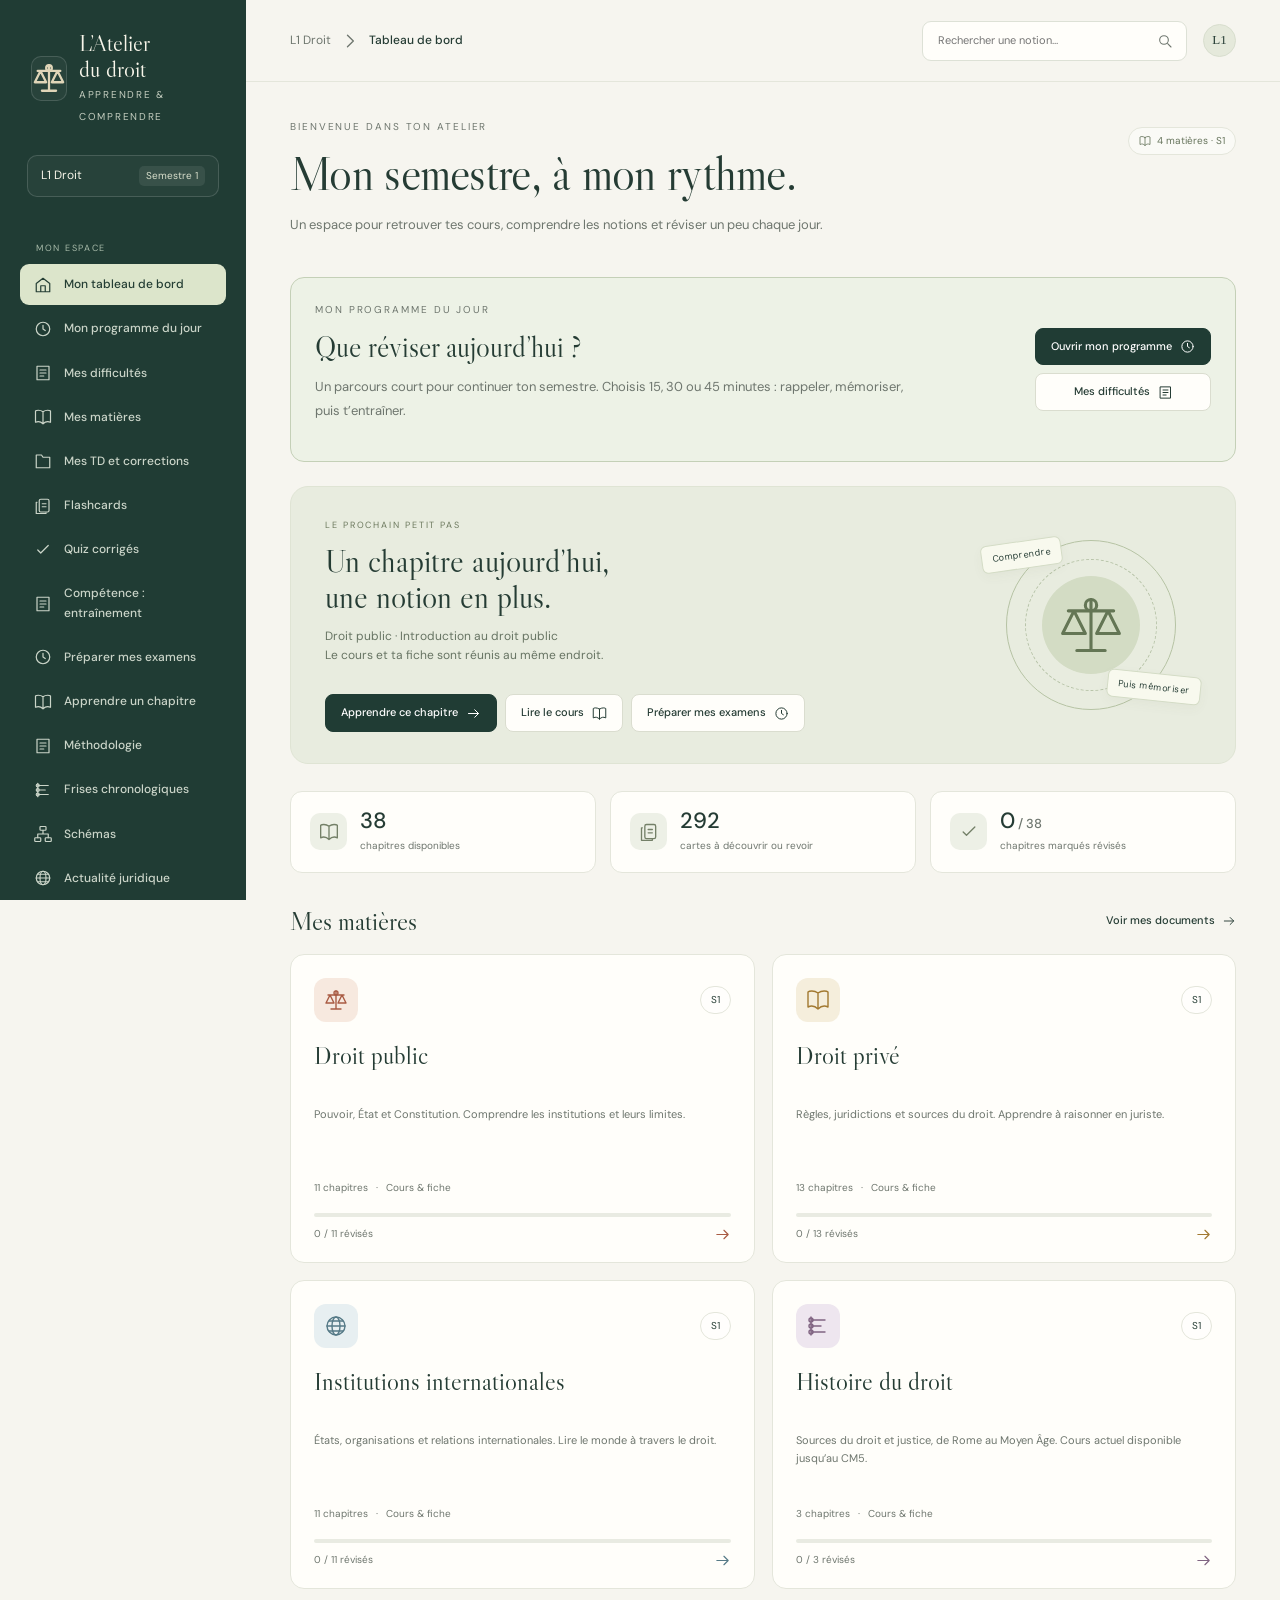
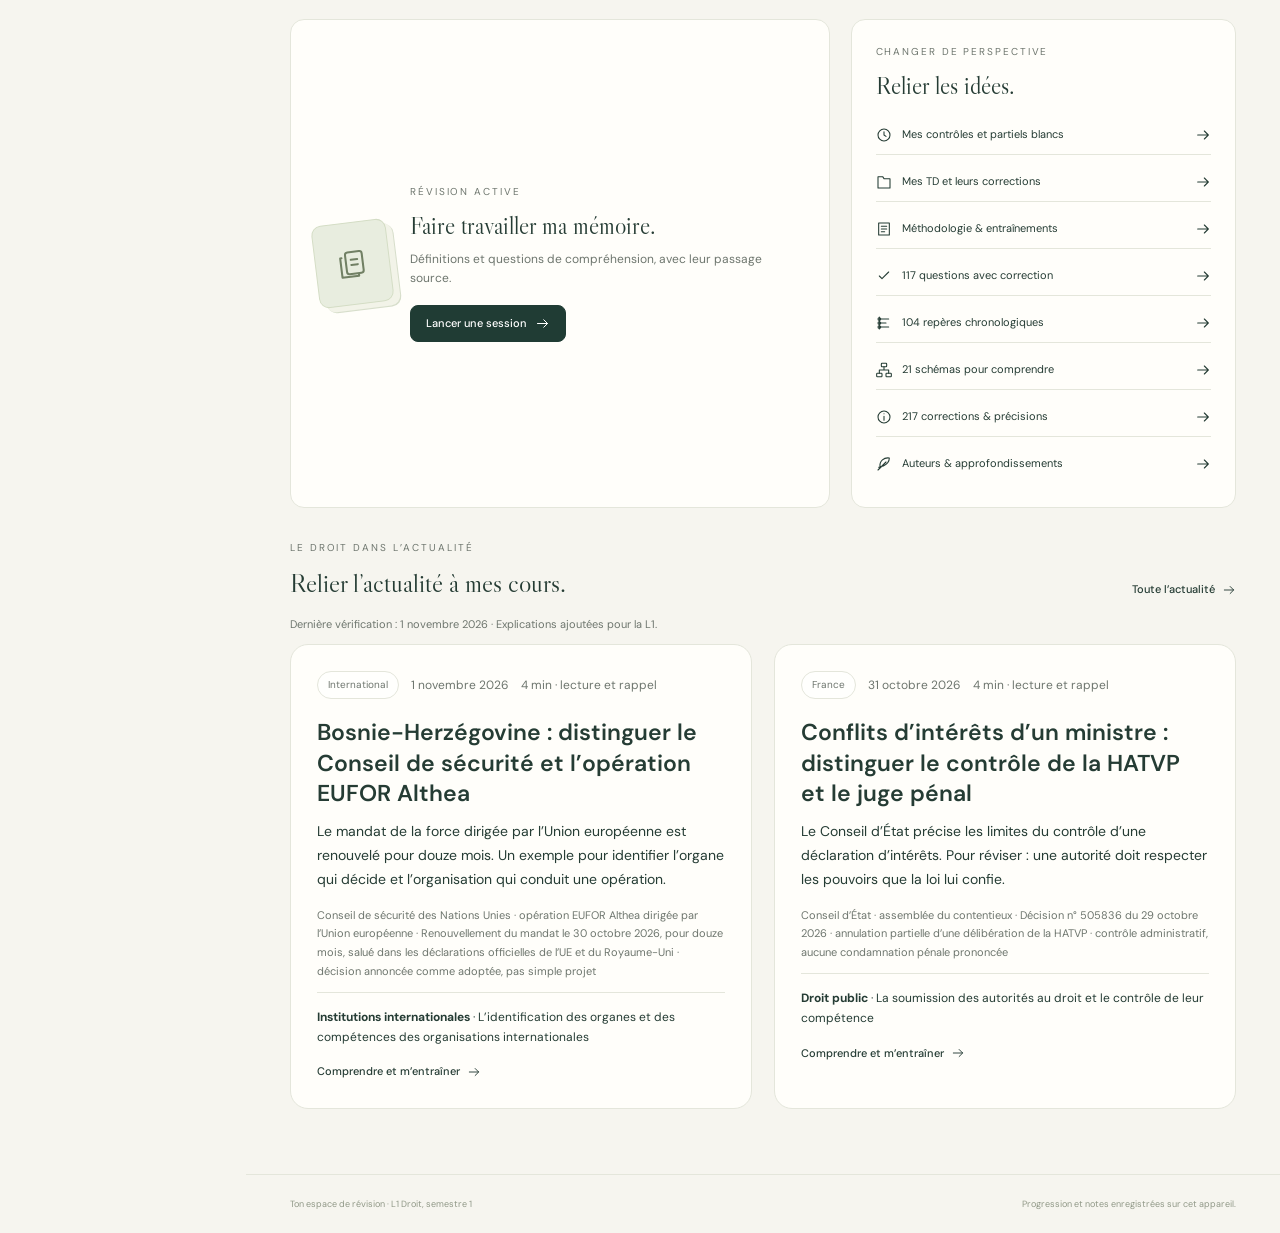
<file: index.html>
<!doctype html>
<html lang="fr">
<head>
  <meta charset="utf-8">
  <meta name="viewport" content="width=device-width, initial-scale=1">
  <meta name="theme-color" content="#203c34">
  <meta name="description" content="Un espace personnel pour réviser le semestre 1 de L1 Droit : cours, fiches, flashcards, frises et notes.">
  <title>L’Atelier du droit · L1 S1</title>
  <link rel="icon" href="favicon.svg" type="image/svg+xml">
  <link rel="stylesheet" href="styles.css?v=016842bf5948">
  <script src="data.js?v=adc1491a22dc" defer></script>
  <script src="actualites.js?v=2d5f86ac7589" defer></script>
  <script src="app.js?v=0b6fcb412779" defer></script>
</head>
<body>
  <a class="skip-link" href="#main" data-scroll="main">Aller au contenu</a>
  <aside id="sidebar" aria-label="Navigation principale"></aside>
  <div class="shell">
    <header id="topbar"></header>
    <main id="main" tabindex="-1"><noscript>Active JavaScript pour consulter cet espace de révision. Les documents originaux restent disponibles dans le dossier documents.</noscript></main>
    <footer>Ton espace de révision · L1 Droit, semestre 1 <span>Progression et notes enregistrées sur cet appareil.</span></footer>
  </div>
  <div id="toast" role="status" aria-live="polite"></div>
  <input type="file" id="restore-file" accept="application/json,.json" hidden>
</body>
</html>
</file>
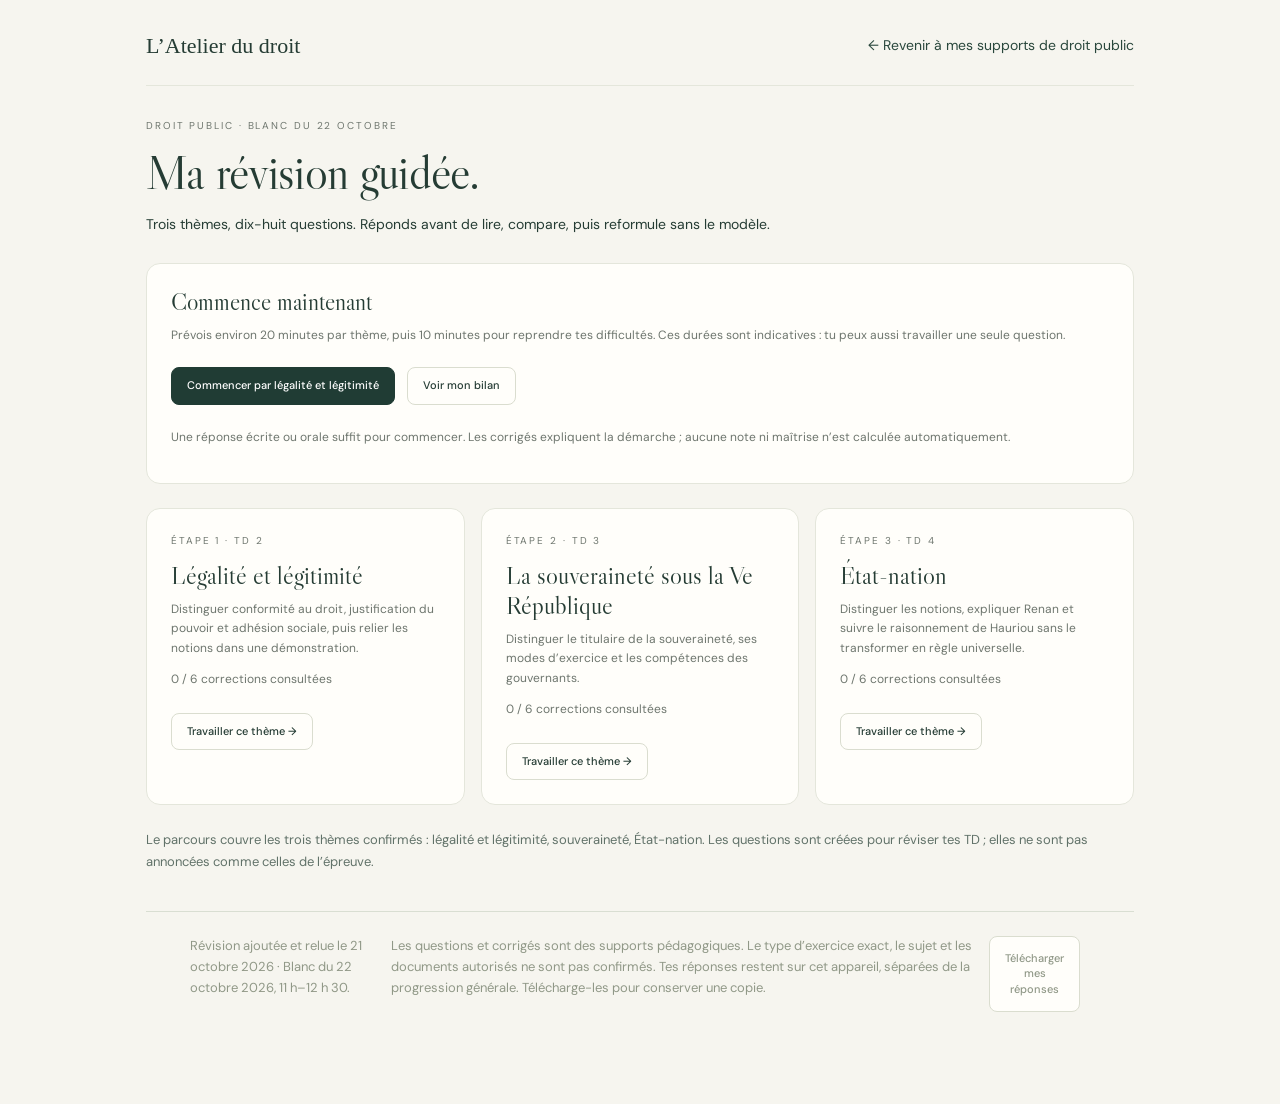
<file: revision-blanc-public.html>
<!doctype html>
<html lang="fr">
<head>
<meta charset="utf-8"><meta name="viewport" content="width=device-width, initial-scale=1">
<meta name="theme-color" content="#203c34"><meta name="description" content="Révision guidée L1 : légalité et légitimité, souveraineté, État-nation. Dix-huit questions et corrigés expliqués pour le blanc public du 22 octobre 2026.">
<title>Ma révision guidée · Blanc de droit public</title><link rel="icon" href="favicon.svg"><link rel="stylesheet" href="styles.css?v=016842bf5948">
<style>
.pg-shell{max-width:1040px;margin:0 auto;padding:28px 26px 70px}.pg-top{display:flex;align-items:center;justify-content:space-between;gap:20px;padding-bottom:22px;border-bottom:1px solid var(--line,#dedfd6);margin-bottom:32px}.pg-top a{color:#29473c}.pg-top strong{font-family:Georgia,serif;font-size:22px;font-weight:400}.pg-meta{font-size:12px;color:#617269}.pg-themes{display:grid;grid-template-columns:repeat(3,minmax(0,1fr));gap:16px;margin:24px 0}.pg-theme h2{font-size:25px}.pg-theme .btn{margin-top:12px}.pg-steps{display:flex;gap:8px;flex-wrap:wrap;margin:18px 0 24px}.pg-step{display:flex;align-items:center;justify-content:center;border:1px solid #d6ddd3;background:#fff;border-radius:50%;width:38px;height:38px;color:#29473c;text-decoration:none}.pg-step.active{background:#29473c;color:white}.pg-step.again{border:2px solid #a44736}.pg-step.known{border:2px solid #477658}.pg-step[aria-current]{outline:2px solid #c8d6bc;outline-offset:3px}.pg-question{padding:28px}.pg-question h2{font-size:29px;line-height:1.3}.pg-prompt{font-size:18px;line-height:1.75;margin:18px 0 25px}.pg-editor{width:100%;min-height:180px;resize:vertical;margin:10px 0;font:inherit;line-height:1.6;padding:16px;border:1px solid #cdd6c8;border-radius:12px;background:#fffefa}.pg-hint{margin:16px 0;padding:14px 18px;background:#f4f1e5;border-radius:10px}.pg-hint summary{cursor:pointer}.pg-hint p{margin-top:12px;line-height:1.7}.pg-answer{margin-top:24px;border-left:4px solid #8ca783;background:#f4f7ee;padding:22px;border-radius:0 12px 12px 0}.pg-answer p{line-height:1.8;margin:12px 0}.pg-answer h3{font-size:24px}.pg-checks{padding-left:22px;line-height:1.8}.pg-trap{padding:15px;border:1px solid #dfccb9;background:#fff9ef;border-radius:10px}.pg-sources{display:flex;flex-wrap:wrap;gap:12px;margin-top:18px;font-size:13px}.pg-sources a{color:#385849;text-decoration:underline}.pg-status{min-height:20px;font-size:13px;color:#667467}.pg-warning{color:#9b3c2e}.pg-bilan{display:flex;flex-direction:column;gap:12px;margin:20px 0}.pg-bilan a{color:#29473c}.pg-actions{display:flex;flex-wrap:wrap;gap:12px;margin:22px 0}.pg-scope{font-size:13px;color:#617269;line-height:1.7}.pg-footer{font-size:13px;border-top:1px solid #d9ded2;padding-top:24px;margin-top:38px}.pg-rating[aria-pressed=true]{outline:3px solid #bcccae;outline-offset:2px}.pg-current{border-top:1px solid #dde2d6;margin-top:20px;padding-top:20px}.pg-resume{font-size:14px;line-height:1.6}.pg-key{display:flex;gap:15px;flex-wrap:wrap;font-size:12px;color:#657366;margin-top:10px}
.pg-shell main:focus{outline:none}
@media(max-width:720px){.pg-shell{padding:20px 16px 45px}.pg-themes{grid-template-columns:1fr}.pg-top{align-items:flex-start;flex-direction:column;gap:10px}.pg-question{padding:20px}.pg-question h2{font-size:25px}.pg-answer{padding:17px}.pg-prompt{font-size:17px}.pg-actions .btn{max-width:100%;white-space:normal;text-align:left}}
@media print{.pg-top,.pg-actions,.pg-steps,.pg-editor,.pg-hint,.pg-status,.pg-key,.pg-footer{display:none!important}.pg-shell{max-width:none;padding:0}.panel{break-inside:avoid;box-shadow:none}.pg-answer{background:none}}
</style>
</head>
<body><a id="skip-guide" class="skip-link" href="#content">Aller à la révision</a><div class="pg-shell"><header class="pg-top"><strong>L’Atelier du droit</strong><a id="back-site" href="./#examens/public">← Revenir à mes supports de droit public</a></header><main id="content" tabindex="-1"></main><footer class="pg-footer"><p>Révision ajoutée et relue le 21 octobre 2026 · Blanc du 22 octobre 2026, 11 h–12 h 30.</p><p>Les questions et corrigés sont des supports pédagogiques. Le type d’exercice exact, le sujet et les documents autorisés ne sont pas confirmés. Tes réponses restent sur cet appareil, séparées de la progression générale. Télécharge-les pour conserver une copie.</p><button class="btn" id="download-answers">Télécharger mes réponses</button><span id="download-status" class="pg-status" role="status"></span></footer></div>
<script id="guide-data" type="application/json">{"version":1,"reviewed":"2026-10-21","reviewedLabel":"21 octobre 2026","assessment":"blanc-public","examDate":"2026-10-22","themes":[{"id":"legalite","title":"Légalité et légitimité","td":"public-02","intro":"Distinguer conformité au droit, justification du pouvoir et adhésion sociale, puis relier les notions dans une démonstration.","questions":[{"id":"legalite-definir","title":"Deux notions à distinguer","prompt":"Définis la légalité et la légitimité. Pourquoi ne suffit-il pas de dire : « légal = écrit dans une loi » et « légitime = populaire » ?","hint":"Pose deux questions différentes : est-ce conforme au droit applicable ? Sur quoi repose la justification ou la reconnaissance de l’autorité ?","answer":["La légalité désigne la conformité aux règles juridiques applicables. Il faut vérifier les compétences, les procédures et les règles de fond, dans leur hiérarchie : l’existence d’un texte ne prouve donc pas à elle seule la légalité de tout ce qu’il prévoit ou de tout acte pris sur son fondement.","La légitimité interroge la justification du droit de commander et sa reconnaissance. Il faut annoncer les critères retenus : tradition, qualités reconnues à une personne, respect de règles, valeurs démocratiques ou autres exigences. Une popularité momentanée peut être un fait à examiner ; elle n’est pas une définition suffisante de la légitimité. Les deux notions peuvent se rejoindre sans être identiques."],"checks":["Je définis la conformité juridique avec plusieurs éléments à vérifier.","Je précise un fondement de légitimité.","Je ne confonds pas légitimité et popularité."],"pitfall":"Une règle adoptée ne devient pas, de ce seul fait, conforme à toutes les normes supérieures.","sources":[{"url":"#document/public-fiche/75","label":"Fiche de droit public · légalité et légitimité"},{"url":"#td/seance/public-02","label":"TD2 · explications relues"}]},{"id":"legalite-weber","title":"Utiliser Weber pour expliquer","prompt":"Présente les trois fondements de la domination légitime chez Weber. Explique ensuite pourquoi le fondement rationnel-légal rapproche légalité et légitimité sans les rendre identiques.","hint":"Tradition, personne, règles : à quoi l’obéissance se rattache-t-elle dans chaque modèle ?","answer":["La domination traditionnelle s’appuie sur la croyance dans la valeur de traditions établies. La domination charismatique repose sur les qualités extraordinaires attribuées à une personne. La domination rationnelle-légale se fonde sur la croyance dans la validité de règles impersonnelles et dans l’autorité de ceux qui exercent une fonction conformément à ces règles.","Dans le troisième modèle, obéir à une autorité peut se justifier par le respect du cadre juridique de sa fonction : la légalité contribue ainsi à la reconnaissance du pouvoir. Mais cela ne démontre pas que chaque règle est moralement juste, ni que chacun approuve toute décision. Les trois types sont des modèles d’analyse qui peuvent se combiner, pas trois étapes historiques obligatoires."],"checks":["Je distingue les trois fondements sans les réduire à trois régimes.","J’explique le lien entre fonction et règles impersonnelles.","Je garde la distinction entre validité, reconnaissance et justice du contenu."],"pitfall":"Rationnel-légal ne veut pas dire automatiquement démocratique, juste ou unanimement accepté.","sources":[{"url":"#document/public-fiche/84","label":"Fiche · les trois fondements chez Weber"},{"url":"https://cours.unjf.fr/repository/coursefilearea/file.php/235/Cours/03_item/indexI0.htm","label":"UNJF · pouvoir et légitimité, Arnauld Leclerc"}]},{"id":"legalite-rivero","title":"Majorité et consensus","prompt":"Cas fictif : un vote régulièrement organisé partage les suffrages exprimés en 51 % pour une proposition et 49 % contre. Un étudiant écrit : « La majorité prouve le consensus et règle toute question de légitimité. » Que lui réponds-tu à partir de Rivero ?","hint":"Distingue le résultat d’une procédure, l’adhésion collective et le titre qui justifie l’autorité.","answer":["Le vote fournit une majorité dans les conditions données. Il ne démontre pas, à lui seul, un consensus. Rivero distingue le mécanisme de décision majoritaire et l’accord informel plus large que désigne le consensus : une division presque égale ne permet pas d’affirmer une adhésion commune à la proposition. Il faut également distinguer l’objet du vote et les valeurs auxquelles les personnes adhèrent.","La légitimité pose encore la question du titre et des raisons qui justifient le pouvoir. Elle ne se calcule pas mécaniquement à partir d’un pourcentage de voix. Rivero ne rend pourtant pas l’adhésion sociale sans importance : le fonctionnement effectif des missions de l’État suppose une coopération quotidienne des gouvernés. Il faut donc distinguer ces notions, puis expliquer leurs relations, plutôt qu’affirmer qu’elles sont sans lien."],"checks":["Je reconnais la majorité donnée sans inventer une unanimité.","Je distingue consensus et fondement de légitimité.","Je rappelle que la coopération sociale a néanmoins un rôle chez Rivero."],"pitfall":"Ne transforme pas Rivero en auteur pour qui l’adhésion des gouvernés serait toujours dépourvue d’effet.","sources":[{"url":"#td/document/public-rivero/2","label":"Rivero · consensus et majorité, p.59"},{"url":"#td/document/public-rivero/5","label":"Rivero · justification et effectivité, p.62"},{"url":"#td/document/public-rivero/6","label":"Rivero · coopération quotidienne, p.63"}]},{"id":"legalite-appliquer","title":"Ne pas déduire trop vite","prompt":"Cas fictif : une autorité compétente adopte un texte selon la procédure prescrite. Des manifestations contestent son contenu. Un étudiant conclut : « Le texte est certainement légal puisque la procédure a été respectée ; il est certainement illégitime puisque des personnes protestent. » Examine séparément les deux affirmations, avec les seuls faits donnés.","hint":"La procédure est-elle le seul élément du contrôle juridique ? Une contestation suffit-elle à établir le critère de légitimité retenu ?","answer":["La compétence et la procédure sont des éléments importants, mais l’énoncé ne dit rien de la conformité du contenu aux normes supérieures applicables. On ne peut donc pas conclure avec certitude à toute la légalité du texte à partir de la seule régularité procédurale. Il faut encore identifier et vérifier les règles de fond pertinentes, sans inventer dans le cas une violation qui n’est pas donnée.","Les manifestations établissent l’existence d’une contestation. Elles ne démontrent pas automatiquement l’illégitimité du texte ou du pouvoir. Il faudrait préciser les raisons de la contestation, son objet et le critère de légitimité utilisé. La bonne réponse distingue les deux analyses et conclut aux limites des informations disponibles, au lieu de décider à la place des faits."],"checks":["Je sépare compétence/procédure et conformité de fond.","Je ne suppose aucune violation non donnée.","Je distingue contestation constatée et illégitimité démontrée."],"pitfall":"Une réponse nuancée peut conclure que les informations ne suffisent pas : ce n’est pas éviter la question.","sources":[{"url":"#document/public-fiche/75","label":"Fiche de droit public · légalité et légitimité"},{"url":"#td/seance/public-02","label":"TD2 · explications relues"},{"url":"#td/document/public-rivero/2","label":"Rivero · consensus et majorité, p.59"}]},{"id":"legalite-reparer","title":"Réparer une phrase trompeuse","prompt":"Réécris et explique cette phrase : « Dès qu’une règle me paraît injuste, elle est illégale ; si une autorité dure longtemps sans révolte, elle est nécessairement légitime. »","hint":"Distingue une appréciation morale, une démonstration juridique et les circonstances de l’absence de contestation.","answer":["Une formulation plus précise serait : une règle jugée injuste peut être contestée au regard d’un critère de légitimité ; son illégalité doit être démontrée par une contrariété au droit applicable. Le désaccord personnel ne remplace pas l’identification d’une norme supérieure et de la contradiction alléguée.","La durée d’un pouvoir et l’absence de révolte ne prouvent pas nécessairement une adhésion libre. L’obéissance peut notamment résulter de la contrainte ou de la répression. Pour analyser la légitimité, il faut donc examiner les fondements de l’autorité et les conditions de sa reconnaissance ; ne pas prendre un comportement observable pour une justification suffisante."],"checks":["Je distingue injustice alléguée et illégalité démontrée.","J’explique pourquoi l’absence de révolte est ambiguë.","Je propose deux phrases corrigées et justifiées."],"pitfall":"Une critique morale peut compter dans un raisonnement de légitimité ; elle n’est pas, à elle seule, une démonstration d’illégalité.","sources":[{"url":"#document/public-fiche/75","label":"Fiche de droit public · légalité et légitimité"},{"url":"#td/seance/public-02","label":"TD2 · explications relues"},{"url":"#document/public-fiche/81","label":"Fiche · adhésion et absence de révolte"}]},{"id":"legalite-rediger","title":"Passer à un paragraphe argumenté","prompt":"Rédige un court paragraphe répondant à l’idée suivante : la légalité peut contribuer à la légitimité sans suffire à l’assurer. Appuie le raisonnement sur Weber et Rivero, sans citation inventée.","hint":"Annonce l’idée, explique le mécanisme, mobilise les auteurs, puis précise la limite. Tu peux écrire environ six à dix lignes : c’est une suggestion d’entraînement.","answer":["La légalité peut contribuer à la légitimité parce qu’elle inscrit l’exercice du pouvoir dans des règles prévisibles : l’autorité agit au titre d’une fonction et dans les limites de ses compétences. Le fondement rationnel-légal décrit par Weber permet de comprendre qu’une croyance dans la validité de ces règles soutienne la reconnaissance de l’autorité. Le respect du droit fournit donc un motif de justification du pouvoir, au-delà de la seule force.","Il n’épuise pourtant pas toutes les questions de légitimité. Une conformité juridique ne démontre ni une adhésion générale ni la justice morale de chaque décision. Rivero distingue le titre qui justifie l’autorité et le consensus, tout en soulignant le rôle d’une coopération minimale dans l’effectivité des fonctions étatiques. La légalité et la reconnaissance sociale peuvent ainsi se soutenir sans se confondre. Ce paragraphe est un modèle possible, pas une formule à réciter ni un plan officiel."],"checks":["Mon paragraphe démontre une idée au lieu d’aligner deux définitions.","Les auteurs servent un argument précis.","Je termine par une limite qui répond à la question."],"pitfall":"Le nom d’un auteur ne remplace pas l’explication de l’idée que tu lui empruntes.","sources":[{"url":"#document/public-fiche/84","label":"Fiche · les trois fondements chez Weber"},{"url":"https://cours.unjf.fr/repository/coursefilearea/file.php/235/Cours/03_item/indexI0.htm","label":"UNJF · pouvoir et légitimité, Arnauld Leclerc"},{"url":"#td/document/public-rivero/2","label":"Rivero · consensus et majorité, p.59"},{"url":"#td/document/public-rivero/5","label":"Rivero · justification et effectivité, p.62"},{"url":"#td/document/public-rivero/6","label":"Rivero · coopération quotidienne, p.63"}]}]},{"id":"souverainete","title":"La souveraineté sous la Ve République","td":"public-03","intro":"Distinguer le titulaire de la souveraineté, ses modes d’exercice et les compétences des gouvernants.","questions":[{"id":"souverainete-definir","title":"Définir sans donner tous les pouvoirs au dirigeant","prompt":"Définis la souveraineté en deux ou trois phrases. Pourquoi cette notion ne signifie-t-elle pas qu’un dirigeant peut personnellement décider de tout ?","hint":"Distingue le pouvoir suprême de l’État et les compétences attribuées à chaque organe.","answer":["La souveraineté désigne le pouvoir suprême de l’État. Elle permet de penser l’autorité de l’État et la place des autres pouvoirs, sans la réduire à la puissance matérielle ou à l’identité d’un gouvernant.","Un dirigeant exerce des fonctions dans une organisation juridique : il n’est pas personnellement propriétaire de la souveraineté. Il faut donc rechercher ce que la Constitution et les règles applicables permettent à chaque organe de faire. La souveraineté de l’État ne rend pas toutes les décisions d’un président, d’un ministre ou d’une assemblée juridiquement possibles."],"checks":["Je définis une autorité suprême, pas simplement une force matérielle.","Je distingue l’État de ses gouvernants.","Je rappelle que chaque organe possède des compétences encadrées."],"pitfall":"Ne pas écrire : souveraineté = pouvoir personnel illimité du président.","sources":[{"label":"Fiche de droit public · définition de la souveraineté","url":"#document/public-fiche/284"},{"url":"#parcours/public-07/comprendre","label":"Parcours relu · personnalité morale et souveraineté de l’État"},{"url":"#td/seance/public-03","label":"TD3 relu · titulaire et exercice"}],"verification":"Réponse reconstruite à partir de la définition du cours, puis distinction entre souveraineté de l’État et compétence de l’organe. Aucun acte concret ni compétence spéciale n’est supposé."},{"id":"souverainete-theories","title":"Comparer les deux constructions doctrinales","prompt":"Compare souveraineté nationale et souveraineté populaire : à qui la souveraineté est-elle attribuée dans chaque construction classique et quel rôle les représentants y occupent-ils ? Termine par une réserve sur la Ve République.","hint":"Commence par Nation abstraite / ensemble des citoyens. Présente ensuite des logiques doctrinales, pas deux pouvoirs actuels séparés.","answer":["Dans la construction classique de la souveraineté nationale, la souveraineté appartient à la Nation, entité abstraite distincte de chaque citoyen : des représentants expriment sa volonté sans être juridiquement soumis aux instructions particulières des électeurs. Dans la construction de la souveraineté populaire étudiée avec Rousseau, l’accent porte sur l’ensemble des citoyens et leur participation ; les mécanismes de décision directe et le contrôle des délégués y occupent une place plus importante.","Cette opposition aide à comprendre des héritages théoriques et historiques. Elle ne décrit pas à elle seule le droit actuel : en 1958, la souveraineté nationale est attribuée au peuple et s’exerce selon plusieurs procédés constitutionnels. Il ne faut donc pas dessiner deux souverains concurrents, ni déduire automatiquement une absence de représentants de toute référence à la souveraineté populaire."],"checks":["Je distingue le titulaire abstrait Nation et l’ensemble des citoyens.","J’explique la place de la représentation ou de l’intervention populaire dans les modèles classiques.","Je distingue ces modèles de la combinaison organisée par la Constitution de 1958."],"pitfall":"Ne pas présenter le suffrage restreint ou le mandat impératif comme les règles actuelles de la Ve République.","sources":[{"label":"Fiche de droit public · souveraineté nationale","url":"#document/public-fiche/152"},{"label":"Fiche de droit public · souveraineté populaire","url":"#document/public-fiche/154"},{"label":"Fiche de droit public · combinaison des traditions","url":"#document/public-fiche/165"},{"url":"#td/seance/public-03","label":"TD3 relu · deux constructions doctrinales et leur rapprochement"},{"url":"https://www.conseil-etat.fr/content/download/217844/document/souverainete_2024_web.pdf#page=84","label":"Conseil d’État · étude 2024, p. 83–85, opposition doctrinale et conciliation"}],"verification":"Les modèles sont comparés sur les deux mêmes critères, titulaire et représentation. La dernière réserve empêche une transposition mécanique au droit positif. La formule des fractions individuelles n’est pas attribuée au droit actuel."},{"id":"souverainete-articles","title":"Expliquer les articles 3 et 27 ensemble","prompt":"Sans recopier les articles, explique comment l’article 3 attribue et organise la souveraineté, puis ce que l’article 27 apporte au mandat des parlementaires. Pourquoi l’élection ne signifie-t-elle pas que les électeurs prennent directement chaque décision ?","hint":"Réponds dans cet ordre : titulaire ; deux modes d’exercice ; mandat représentatif ; différence entre choisir et décider.","answer":["L’article 3 attribue la souveraineté nationale au peuple et organise son exercice par les représentants ainsi que par référendum. Le suffrage permet notamment de désigner des représentants ; ceux-ci prennent ensuite les décisions qui relèvent de leurs compétences. Un vote pour élire une personne ne doit donc pas être confondu avec un vote référendaire sur une décision déterminée.","L’article 27 rend nul le mandat impératif. Un parlementaire n’est pas juridiquement tenu d’exécuter chaque instruction particulière donnée par ses électeurs. Cette indépendance du mandat ne supprime ni le débat politique ni le rôle des élections suivantes. On distingue ainsi le titulaire de la souveraineté, les procédures de décision et la situation juridique des représentants."],"checks":["J’attribue la souveraineté au peuple et j’identifie les deux modes prévus à l’article 3.","J’explique la nullité du mandat impératif prévue à l’article 27.","Je distingue une élection, même directe, d’une décision prise par référendum."],"pitfall":"Ne pas confondre suffrage direct, démocratie directe et référendum.","sources":[{"label":"Fiche de droit public · articles à mobiliser","url":"#document/public-fiche/163"},{"url":"#td/seance/public-03","label":"TD3 relu · titulaire, mandat représentatif et référendum"},{"url":"https://www.legifrance.gouv.fr/loda/article_lc/LEGIARTI000019240995","label":"Constitution de 1958 · article 3"},{"url":"https://www.legifrance.gouv.fr/loda/article_lc/LEGIARTI000006527492","label":"Constitution de 1958 · article 27"},{"url":"https://www.assemblee-nationale.fr/dyn/15/divers/texte_reference/01_constitution.html","label":"Assemblée nationale · texte des articles 3 et 27 relu"}],"verification":"Article 3 : titulaire unique et deux modalités d’exercice. Article 27 : absence d’instructions juridiquement impératives, pas disparition des relations politiques. Texte effectivement lu sur la copie officielle de l’Assemblée nationale et concordant avec le texte officiel indexé de Légifrance."},{"id":"souverainete-interne-externe","title":"Distinguer autorité interne et indépendance externe","prompt":"Définis les dimensions interne et externe de la souveraineté. Puis réponds à ce cas fictif : un État accepte régulièrement un engagement international qui lui impose des obligations. Peut-on déduire de ce seul fait qu’il a cessé d’être souverain ?","hint":"Sépare la capacité de s’engager des obligations nées de cet engagement. Aucun traité précis n’est à interpréter ici.","answer":["La dimension interne concerne l’autorité exercée dans l’État sur les personnes et les institutions du territoire. La dimension externe renvoie à l’indépendance de l’État dans ses relations avec les autres États. Il s’agit de deux angles d’analyse de la souveraineté, pas de deux États ou de deux gouvernements différents.","L’État souverain peut consentir à des engagements internationaux. Des obligations peuvent donc résulter de son consentement sans que l’existence de toute souveraineté disparaisse automatiquement. Dans le cas donné, le seul fait d’être lié ne suffit pas à conclure à sa disparition. Il ne permet pas non plus de dire que l’État peut ignorer librement l’engagement : il faudrait rechercher les règles applicables pour en apprécier les effets ou y mettre fin."],"checks":["Je définis séparément autorité interne et indépendance externe.","Je distingue la faculté de consentir et les obligations qui en résultent.","Je refuse à la fois la disparition automatique et la liberté générale d’ignorer l’engagement."],"pitfall":"Ne pas écrire : indépendant = juridiquement libre de toute obligation internationale.","sources":[{"label":"Fiche de droit public · souveraineté interne","url":"#document/public-fiche/288"},{"label":"Fiche de droit public · souveraineté externe","url":"#document/public-fiche/289"},{"label":"Fiche de droit public · engagements internationaux","url":"#document/public-fiche/290"},{"url":"#parcours/public-07/comprendre","label":"Parcours relu · l’engagement international ne supprime pas automatiquement l’État"},{"url":"https://www.conseil-etat.fr/content/download/217844/document/souverainete_2024_web.pdf#page=160","label":"Conseil d’État · étude 2024, p. 158–159, faculté d’engagement et obligations"}],"verification":"Seuls les faits donnés sont utilisés : consentement régulier et obligations. Aucun transfert de compétence, clause de retrait ou effet sur un traité réel n’est inventé. L’affirmation d’une compatibilité de principe ne préjuge pas du contenu d’un engagement particulier."},{"id":"souverainete-reparer","title":"Réparer une phrase qui crée deux souverains","prompt":"Réécris et explique les erreurs de cette phrase : « Sous la Ve République, le Parlement possède la souveraineté nationale et le peuple possède une autre souveraineté, populaire ; dès qu’une majorité de citoyens le souhaite, un référendum peut tout décider sans procédure. »","hint":"Corrige séparément l’appropriation par les représentants, le dédoublement de la souveraineté et l’absence supposée de procédure.","answer":["La Constitution attribue la souveraineté nationale au peuple. Les représentants participent à son exercice dans leurs compétences ; ils ne possèdent pas une souveraineté personnelle ou concurrente. L’article 3 prévoit les voies représentative et référendaire d’une même souveraineté et écarte son appropriation par une section du peuple ou un individu.","Une reformulation possible est : sous la Ve République, la souveraineté nationale appartient au peuple, qui l’exerce par ses représentants et par référendum, selon les procédures constitutionnelles. Un souhait majoritaire ne suffit pas à créer une procédure valide sur n’importe quel objet. Les articles 11 et 89 organisent des procédures et des domaines distincts ; le seul mot référendum n’autorise pas à les effacer."],"checks":["Je remplace les deux souverainetés concurrentes par l’attribution constitutionnelle unique.","Je distingue participation des représentants et propriété de la souveraineté.","Je rétablis l’existence de procédures et de domaines référendaires déterminés."],"pitfall":"La souveraineté du peuple n’est pas un argument pour supprimer toute condition juridique du référendum.","sources":[{"label":"Fiche de droit public · représentants et référendum","url":"#document/public-fiche/165"},{"url":"#td/seance/public-03","label":"TD3 relu · ne pas créer deux souverainetés, référendum encadré"},{"url":"https://www.assemblee-nationale.fr/dyn/15/divers/texte_reference/01_constitution.html","label":"Assemblée nationale · articles 3, 11 et 89"}],"verification":"Trois affirmations sont rectifiées indépendamment. Le corrigé reste au niveau demandé et ne prétend pas résoudre tous les référendums possibles ni décrire le RIP comme un mécanisme automatique."},{"id":"souverainete-rediger","title":"Passer des références à une démonstration","prompt":"Rédige deux courts paragraphes pour répondre : « Comment le peuple peut-il être titulaire de la souveraineté alors que les représentants prennent une grande partie des décisions ? » Mobilise les articles 3 et 27, sans faire une simple liste de règles.","hint":"Construis un lien : attribution au peuple → exercice représentatif → indépendance du mandat → place complémentaire du référendum.","answer":["La titularité de la souveraineté et ses modalités d’exercice répondent à deux questions différentes. L’article 3 attribue la souveraineté nationale au peuple, mais prévoit notamment son exercice par des représentants. Les électeurs participent à leur désignation ; les représentants prennent ensuite les décisions de leur compétence. La représentation ne signifie donc pas que la souveraineté serait devenue leur propriété.","L’article 27 rend nul le mandat impératif : le parlementaire ne doit pas juridiquement appliquer les instructions particulières de chaque groupe d’électeurs. Le débat politique et les élections gardent leur place, tandis que le référendum permet une intervention populaire directe dans un cadre constitutionnel déterminé. La Ve République organise ainsi plusieurs modalités d’exercice d’une souveraineté attribuée au peuple, plutôt qu’une concurrence entre un peuple souverain et un Parlement souverain."],"checks":["Ma première phrase pose une distinction qui répond au problème.","J’explique ce que les articles 3 et 27 permettent de comprendre au lieu de citer seulement leurs numéros.","Ma dernière phrase répond à la compatibilité entre titularité populaire et exercice représentatif."],"pitfall":"Ne pas remplacer la question sur la Ve République par un récit général de toute l’histoire de la souveraineté.","sources":[{"label":"Fiche de droit public · articles 3 et 27","url":"#document/public-fiche/163"},{"url":"#parcours/public-05/observer","label":"Parcours relu · expliquer l’article 3 sans créer deux souverains"},{"url":"#td/seance/public-03","label":"TD3 relu · fondements et exercice sous la Ve République"},{"url":"https://www.assemblee-nationale.fr/dyn/15/divers/texte_reference/01_constitution.html","label":"Assemblée nationale · articles 3 et 27"}],"verification":"La réponse est effectivement rédigée, et non remplacée par un plan ou une liste d’idées. Elle résout l’apparente contradiction par la distinction du titulaire et de l’exercice. Les deux articles sont reliés à l’argument ; aucun sujet probable ni consigne manquante n’est annoncé."}]},{"id":"etat-nation","title":"État-nation","td":"public-04","intro":"Distinguer les notions, expliquer Renan et suivre le raisonnement de Hauriou sans le transformer en règle universelle.","questions":[{"id":"en-notions","title":"Distinguer les cinq notions","prompt":"Explique la différence entre État, nation, population, peuple et gouvernement. Pourquoi ces cinq mots ne sont-ils pas interchangeables ?","hint":"Distingue le groupe humain, l’appartenance commune, le titulaire du pouvoir politique et les organes qui agissent.","answer":["L’État est une organisation politique et juridique durable, dotée de la personnalité morale et d’un pouvoir souverain sur une population et un territoire. La population constitue le groupe humain rattaché à cet ensemble ; elle ne se réduit pas nécessairement aux citoyens. La nation est une communauté qui se reconnaît une appartenance et une continuité communes, à partir d’éléments historiques et d’une volonté de vie commune.","Le peuple renvoie notamment, dans le raisonnement constitutionnel, au titulaire du pouvoir politique et au corps des citoyens, selon le contexte. Le gouvernement désigne des organes qui exercent certaines fonctions au nom de l’État. Une équipe gouvernementale peut donc changer sans que l’État disparaisse. Ces notions peuvent se recouper, mais une communauté nationale et une organisation étatique ne sont pas automatiquement identiques."],"checks":["Je distingue la communauté nationale de l’organisation étatique.","Je ne réduis pas toute la population au corps des citoyens.","J’explique pourquoi le changement de gouvernement ne suffit pas à faire disparaître l’État."],"pitfall":"Remplacer chaque notion par le mot habitants ferait disparaître leurs fonctions différentes dans le raisonnement.","sources":[{"url":"#td/seance/public-04","label":"TD4 relu · Distinguer nation, population, peuple et État"},{"label":"Fiche · éléments constitutifs de l’État","url":"#document/public-fiche/261"},{"label":"Fiche · personnalité morale et continuité","url":"#document/public-fiche/280"}]},{"id":"en-conceptions","title":"Comparer les conceptions de la nation","prompt":"Compare les conceptions dites objective et subjective de la nation. Une langue commune est-elle une condition nécessaire pour identifier tout État ?","hint":"Présente des modèles d’explication de l’appartenance nationale ; ne les transforme pas en conditions juridiques uniformes de l’existence d’un État.","answer":["La conception dite objective insiste sur des éléments communs, comme la langue, la culture ou l’histoire. La conception dite subjective met l’accent sur la volonté d’appartenance et de vie commune. Il s’agit de modèles qui aident à expliquer le lien national : ils peuvent se combiner et ne forment pas une liste de conditions que toute communauté remplirait de la même manière.","Une langue unique n’est pas une condition nécessaire de tout État. Celui-ci se définit par une population, un territoire et un pouvoir organisé ; des groupes linguistiques différents peuvent coexister dans cet ensemble. Il faut donc distinguer les conceptions de la nation des éléments constitutifs de l’État et des règles techniques de nationalité."],"checks":["Je présente le critère privilégié par chacun des deux modèles.","Je reconnais qu’ils peuvent se combiner.","Je refuse la langue unique comme condition nécessaire de tout État."],"pitfall":"La distinction objectif/subjectif ne permet pas de déduire automatiquement les règles d’attribution de la nationalité.","sources":[{"label":"Fiche · conception objective","url":"#document/public-fiche/264"},{"label":"Fiche · conception subjective","url":"#document/public-fiche/265"},{"label":"Fiche · nuances sur les modèles de nation","url":"#document/public-fiche/267"},{"url":"#td/seance/public-04","label":"TD4 relu · Rapprocher Renan et Hauriou avec précision"}]},{"id":"en-renan","title":"Expliquer Renan sans le simplifier","prompt":"Pourquoi est-il insuffisant d’écrire : « Pour Renan, la nation dépend seulement de la volonté présente, peu importe le passé » ? Quel rapprochement prudent peux-tu faire avec Hauriou ?","hint":"Relie l’héritage reçu au consentement actuel ; rapproche ensuite une idée précise sans affirmer une influence que le dossier ne démontre pas.","answer":["Renan associe deux dimensions : un héritage de souvenirs, d’efforts et de sacrifices, puis une volonté actuelle de continuer la vie commune. Le passé n’est donc pas indifférent : le consentement présent prolonge un héritage partagé. Sa métaphore du plébiscite quotidien exprime la permanence de cette adhésion ; elle ne décrit pas une obligation d’organiser un vote chaque jour.","La place donnée à la volonté commune chez Hauriou peut être rapprochée de cette conception. Cependant, l’extrait du TD4 développe son propre enchaînement entre pensée, volonté, sentiment, communauté d’intérêts et organisation étatique. Écrire que les textes se rejoignent sur une idée est plus précis que leur attribuer une doctrine identique ou une influence directe non démontrée."],"checks":["Je fais apparaître passé partagé et volonté actuelle.","Je comprends la métaphore comme une adhésion renouvelée, pas comme un scrutin quotidien.","Je compare Renan et Hauriou sur un point précis sans inventer de filiation."],"pitfall":"Volonté commune ne signifie ni absence d’histoire ni création instantanée de la nation par un simple choix individuel.","sources":[{"url":"#td/document/public-dossier-04/5","label":"Dossier4 · Renan, document3, page6"},{"url":"#td/document/public-dossier-04/7","label":"Dossier4 · Hauriou, document5, page8"},{"url":"https://classiques.uqam.ca/classiques/renan_ernest/qu_est_ce_une_nation/qu_est_ce_une_nation_texte.html","label":"Renan · texte de la conférence, partieIII, édition électronique universitaire"}]},{"id":"en-hauriou","title":"Reconstruire les trois mouvements de Hauriou","prompt":"Dans l’extrait de Hauriou du TD4, comment passe-t-on de la communauté spirituelle à l’organisation étatique ? Explique les trois mouvements et le rôle de la mise en commun des ressources.","hint":"Ne juxtapose pas trois titres : montre ce que chaque étape produit et pourquoi elle prépare la suivante.","answer":["Hauriou décrit d’abord la maturation d’une communauté spirituelle. Une pensée commune fait percevoir la nation comme un milieu de vie ; une volonté commune porte le désir d’y vivre ensemble ; un sentiment commun exprime l’attachement à ce milieu, envisagé comme patrie. Ces aspects se complètent sans avoir exactement le même sens.","Cette communion nationale engendre ensuite une communauté d’intérêts : les membres sont disposés à fournir des efforts, des sacrifices et des ressources pour des objectifs communs. La bourse commune traduit cette solidarité concrète. Le texte la situe avant l’organisation du gouvernement étatique ; la réduire immédiatement au budget actuel de l’État ferait perdre cet ordre du raisonnement.","Enfin, l’idée d’un gouvernement étatique donne à l’union une organisation capable d’agir. Dans cet extrait, l’État représente ainsi un accomplissement politique de la communauté nationale. Cette progression est la thèse de Hauriou dans le passage étudié ; elle ne démontre pas que toute nation, dans toute situation historique, possède nécessairement son État propre."],"checks":["Je distingue pensée, volonté et sentiment au sein du premier mouvement.","J’explique la solidarité comme engagement concret, pas seulement comme émotion.","Je rattache l’organisation étatique à une capacité d’action en attribuant cette progression à l’auteur."],"pitfall":"Ne réduis pas toute la pensée de Hauriou à la volonté : l’extrait fait aussi intervenir une maturation, un sentiment, des intérêts et une organisation.","sources":[{"url":"#td/document/public-dossier-04/7","label":"Dossier4 · Hauriou, document5, page8"},{"url":"#td/seance/public-04","label":"TD4 relu · Lire Hauriou en trois mouvements et expliquer la bourse commune"}]},{"id":"en-mini-cas","title":"Appliquer les distinctions à un cas inventé","prompt":"Exemple fictif : dans un pays où vivent plusieurs groupes linguistiques, un nouveau gouvernement affirme que son arrivée fait naître un nouvel État et que chaque langue doit automatiquement correspondre à un État indépendant. Explique les deux erreurs de raisonnement, sans résoudre une situation internationale réelle.","hint":"Traite séparément la continuité de la personne juridique et la correspondance supposée entre langue, nation et État.","answer":["L’arrivée d’un nouveau gouvernement ne suffit pas, à elle seule, à faire naître un nouvel État. Le gouvernement est un ensemble d’organes, alors que l’État possède une personnalité juridique et une continuité distinctes de l’identité de ses dirigeants. Il faudrait d’autres éléments pour discuter juridiquement l’apparition ou la disparition d’un État.","La deuxième affirmation transforme un élément linguistique en critère mécanique d’existence d’un État et en droit automatique à l’indépendance. Or langue, communauté nationale et organisation étatique ne sont pas des notions équivalentes. Un État peut réunir plusieurs groupes linguistiques. Les seules données de l’exemple ne permettent donc de déduire ni un nouvel État, ni la création obligatoire d’un État par langue."],"checks":["Je mobilise la personnalité morale pour distinguer État et gouvernement.","Je ne confonds pas groupe linguistique, nation et État.","Je limite la conclusion aux faits fictifs sans inventer un droit automatique à l’indépendance."],"pitfall":"Une explication doctrinale de la nation ne remplace pas les conditions juridiques à examiner dans une revendication réelle d’indépendance.","sources":[{"label":"Fiche · éléments constitutifs de l’État","url":"#document/public-fiche/261"},{"label":"Fiche · nation et État ne se confondent pas","url":"#document/public-fiche/269"},{"label":"Fiche · continuité de la personne juridique","url":"#document/public-fiche/280"},{"url":"#td/seance/public-04","label":"TD4 relu · distinctions et portée de la thèse de Hauriou"}]},{"id":"en-paragraphe","title":"Transformer une citation en commentaire","prompt":"Hauriou qualifie la nation de « larvaire » comme organisme politique. Rédige un paragraphe de six à huit lignes environ qui explique l’image, son lien avec l’État et une limite à donner à cette thèse.","hint":"Pars du mot utile, explique son sens dans l’extrait, montre ce qu’apporte l’État puis nuance la portée de l’affirmation.","answer":["Proposition de paragraphe : en qualifiant la nation de « larvaire » sur le plan politique, Hauriou décrit une communauté dont l’unité existe déjà mais qui n’a pas encore la même capacité d’action organisée que l’État. La métaphore ne nie pas la pensée, la volonté et le sentiment communs présentés au début du texte. Elle permet au contraire de relier cette formation spirituelle à son prolongement institutionnel. L’organisation étatique donne, selon l’auteur, à l’union nationale des organes capables de décider et d’agir. L’État apparaît ainsi comme son accomplissement politique. Cette thèse ne permet toutefois pas d’affirmer que toute nation possède nécessairement un État propre.","Le paragraphe part d’une expression exacte, l’explique et la rattache à la progression de l’extrait ; il se termine par une nuance. Une autre rédaction convient si elle démontre ces liens. La longueur proposée sert à t’entraîner : elle ne constitue pas une prescription connue du professeur pour le blanc."],"checks":["J’explique l’image au lieu de seulement la répéter.","Je relie le début et la fin de l’extrait en attribuant l’analyse à Hauriou.","J’ajoute une limite pertinente sans contredire la thèse que je viens d’expliquer."],"pitfall":"La métaphore ne veut pas dire que la nation n’existe pas avant l’État : l’extrait décrit précisément la formation de son unité.","sources":[{"url":"#td/document/public-dossier-04/7","label":"Dossier4 · Hauriou, document5, page8"},{"url":"#td/seance/public-04","label":"TD4 relu · Observer un paragraphe de commentaire"}]}]}]}</script>
<script>
(() => {
'use strict';
const data=JSON.parse(document.getElementById('guide-data').textContent),topics=data.themes,questions=topics.flatMap(t=>t.questions),byId=new Map(questions.map(q=>[q.id,q])),main=document.getElementById('content');
const verification=new URLSearchParams(location.search).has('verification'),KEY='atelier-droit:blanc-public:2026-10-22:v1'+(verification?':verification':''),base='./'+(verification?'?verification=1':''),blank=()=>({version:1,drafts:{},compared:{},ratings:{},last:null});
let state=blank(),available=true,revealed=null;
const esc=s=>String(s??'').replace(/[&<>"']/g,c=>({'&':'&amp;','<':'&lt;','>':'&gt;','"':'&quot;',"'":'&#39;'}[c]));
function clean(raw){const next=blank();if(raw?.version!==1)return next;for(const q of questions){const text=typeof raw.drafts?.[q.id]==='string'&&raw.drafts[q.id].length<=20000?raw.drafts[q.id]:'';if(text)next.drafts[q.id]=text;if(Object.hasOwn(raw.compared||{},q.id)&&raw.compared[q.id]===text)next.compared[q.id]=text;if(Object.hasOwn(next.compared,q.id)&&['again','known'].includes(raw.ratings?.[q.id]))next.ratings[q.id]=raw.ratings[q.id];}if(byId.has(raw.last))next.last=raw.last;return next;}
try{const raw=localStorage.getItem(KEY);if(raw)state=clean(JSON.parse(raw));}catch{available=false;}
function save(){try{localStorage.setItem(KEY,JSON.stringify(state));available=true;return true;}catch{available=false;return false;}}
function link(s){const href=s.url.startsWith('#')?base+s.url:s.url;return `<a href="${esc(href)}"${s.url.startsWith('#')?'':' target="_blank" rel="noopener noreferrer"'}>${esc(s.label)}</a>`;}
function qroute(q){return '#question/'+q.id;}
function ratingLabel(id){return state.ratings[id]==='again'?'À reprendre':state.ratings[id]==='known'?'Expliqué sans aide · autoévaluation':Object.hasOwn(state.compared,id)?'Correction consultée':'À essayer';}
function refreshQuestionStatus(q){const step=document.querySelector('.pg-step[aria-current="step"]');if(!step)return;const topic=topics.find(t=>t.questions.includes(q)),index=topic.questions.indexOf(q);step.className='pg-step active '+(state.ratings[q.id]||'');step.setAttribute('aria-label','Question '+(index+1)+' · '+q.title+' · '+ratingLabel(q.id));}
function heading(title,sub){return `<div class="page-head"><div><span class="eyebrow">DROIT PUBLIC · BLANC DU 22 OCTOBRE</span><h1>${esc(title)}</h1><p>${esc(sub)}</p></div></div>`;}
function home(){return heading('Ma révision guidée.','Trois thèmes, dix-huit questions. Réponds avant de lire, compare, puis reformule sans le modèle.')+`<section class="panel"><h2>Commence maintenant</h2><p>Prévois environ 20 minutes par thème, puis 10 minutes pour reprendre tes difficultés. Ces durées sont indicatives : tu peux aussi travailler une seule question.</p><div class="pg-actions"><a class="btn primary" href="${qroute(byId.get(state.last)||questions[0])}">${state.last?'Reprendre ma question':'Commencer par légalité et légitimité'}</a><a class="btn" href="#bilan">Voir mon bilan</a></div><p class="pg-scope">Une réponse écrite ou orale suffit pour commencer. Les corrigés expliquent la démarche ; aucune note ni maîtrise n’est calculée automatiquement.</p></section><div class="pg-themes">${topics.map((t,i)=>`<section class="panel pg-theme"><span class="eyebrow">ÉTAPE ${i+1} · TD ${i+2}</span><h2>${esc(t.title)}</h2><p>${esc(t.intro)}</p><p class="pg-resume">${t.questions.filter(q=>Object.hasOwn(state.compared,q.id)).length} / 6 corrections consultées</p><a class="btn" href="${qroute(t.questions[0])}">Travailler ce thème →</a></section>`).join('')}</div><p class="pg-scope">Le parcours couvre les trois thèmes confirmés : légalité et légitimité, souveraineté, État-nation. Les questions sont créées pour réviser tes TD ; elles ne sont pas annoncées comme celles de l’épreuve.</p>`;}
function correction(q){return `<section class="pg-answer" id="correction" aria-label="Correction expliquée"><span class="eyebrow">PROPOSITION DE CORRECTION · AJOUT PÉDAGOGIQUE</span><h3>Comprendre la réponse</h3>${q.answer.map(p=>`<p>${esc(p)}</p>`).join('')}<h3>Comparer avec ma réponse</h3><ul class="pg-checks">${q.checks.map(c=>`<li>${esc(c)}</li>`).join('')}</ul><p class="pg-trap"><strong>Le piège à éviter :</strong> ${esc(q.pitfall)}</p><div class="pg-sources">${q.sources.map(link).join('')}</div><div class="pg-actions"><button class="btn again pg-rating" data-action="rate" data-rating="again" aria-pressed="${state.ratings[q.id]==='again'}">À reprendre</button><button class="btn known pg-rating" data-action="rate" data-rating="known" aria-pressed="${state.ratings[q.id]==='known'}">Je peux l’expliquer sans aide</button></div><p class="pg-scope">Ce choix est ton autoévaluation après comparaison. Une autre rédaction argumentée peut convenir.</p></section>`;}
function question(q){const topic=topics.find(t=>t.questions.includes(q)),index=topic.questions.indexOf(q),globalIndex=questions.indexOf(q);state.last=q.id;save();return heading(topic.title,'Répondre → comparer → reformuler. Tu peux consulter un indice si tu bloques.')+`<div class="pg-actions"><a class="btn" href="#accueil">Les trois thèmes</a><a class="btn" href="#bilan">Mon bilan</a><a class="btn" href="${base}#td/seance/${topic.td}">Revoir le TD ${topics.indexOf(topic)+2}</a></div><nav class="pg-steps" aria-label="Questions de ce thème">${topic.questions.map((item,i)=>`<a class="pg-step ${item.id===q.id?'active ':''}${state.ratings[item.id]||''}" href="${qroute(item)}" aria-label="Question ${i+1} · ${esc(item.title)} · ${ratingLabel(item.id)}"${item.id===q.id?' aria-current="step"':''}>${i+1}</a>`).join('')}</nav><p class="pg-key"><span>À reprendre : contour rouge</span><span>Expliqué sans aide : contour vert</span><span>Ces repères viennent de ton autoévaluation.</span></p><section class="panel pg-question"><span class="eyebrow">QUESTION ${index+1} / 6 · ${esc(q.title)}</span><h2>${esc(q.title)}</h2><p class="pg-prompt">${esc(q.prompt)}</p><label for="my-answer"><strong>Ma réponse, avant le corrigé</strong></label><textarea class="pg-editor" id="my-answer" maxlength="20000" placeholder="J’écris mes idées avec mes mots…">${esc(state.drafts[q.id]||'')}</textarea><p class="pg-status${available?'':' pg-warning'}" id="save-status" role="status">${available?'Réponse enregistrée sur cet appareil. Tu peux aussi répondre à voix haute.':'Enregistrement indisponible : télécharge ou copie tes réponses avant de quitter.'}</p><details class="pg-hint"><summary>Un indice pour démarrer</summary><p>${esc(q.hint)}</p></details><button class="btn primary" data-action="compare">${revealed===q.id?'Masquer le corrigé pour reformuler':'J’ai essayé : comparer avec le corrigé'}</button><div id="answer-slot">${revealed===q.id?correction(q):''}</div><p class="pg-status" id="rating-status" role="status">${ratingLabel(q.id)}</p></section><nav class="pg-actions" aria-label="Continuer ma révision">${globalIndex>0?`<a class="btn" href="${qroute(questions[globalIndex-1])}">← Question précédente</a>`:''}<a class="btn primary" href="${globalIndex<questions.length-1?qroute(questions[globalIndex+1]):'#bilan'}">${globalIndex<questions.length-1?(index===5?'Passer au thème suivant →':'Question suivante →'):'Faire mon bilan →'}</a></nav><p class="pg-scope">Correction relue le ${esc(data.reviewedLabel)}. Les sources et trois critères de comparaison apparaissent avec le corrigé. Reformuler sans les lire est plus utile que recopier le modèle.</p>`;}
function bilan(){const compared=questions.filter(q=>Object.hasOwn(state.compared,q.id)),again=questions.filter(q=>state.ratings[q.id]==='again'),unrated=questions.filter(q=>!state.ratings[q.id]);return heading('Ce que je reprends avant le blanc.','Un bilan de ton travail, sans note automatique ni garantie de maîtrise.')+`<section class="panel"><p><strong>${compared.length} / 18</strong> corrections consultées · <strong>${again.length}</strong> points déclarés à reprendre.</p><p>Cache les supports et explique une notion de chacun des trois thèmes. Si tu dois relire le modèle pour répondre, garde ce point à reprendre.</p><div class="pg-actions"><a class="btn primary" href="${qroute(again[0]||unrated[0]||questions[0])}">${again.length?'Reprendre ma première difficulté':'Continuer une question'}</a><a class="btn" href="#accueil">Revenir aux trois thèmes</a></div></section>${topics.map(t=>`<section class="panel spaced"><h2>${esc(t.title)}</h2><div class="pg-bilan">${t.questions.map(q=>`<a href="${qroute(q)}">${esc(q.title)} — ${ratingLabel(q.id)}</a>`).join('')}</div></section>`).join('')}<section class="panel spaced"><h2>Pour ta copie</h2><p>Lis la consigne exacte et définis ses mots. Mobilise une référence en expliquant son rôle. Dans chaque paragraphe, développe une idée qui répond au sujet, puis justifie-la. Pour un commentaire, pars du passage ; pour une dissertation, construis une démonstration. Les conventions confirmées de ton TD priment.</p><div class="pg-actions"><a class="btn" href="${base}#examens/public">Retrouver les simulations et les TD</a><a class="btn" href="${base}#methodologie">Revoir la méthode</a></div></section>`;}
function current(){let parts;try{parts=location.hash.slice(1).split('/').map(decodeURIComponent);}catch{return null;}return parts[0]==='question'?byId.get(parts[1]):null;}
function render(){revealed=null;const q=current();main.innerHTML=q?question(q):location.hash==='#bilan'?bilan():home();document.getElementById('back-site').href=base+'#examens/public';document.title=(q?q.title:'Ma révision guidée')+' · Blanc de droit public';main.focus({preventScroll:true});window.scrollTo({top:0,behavior:'instant'});}
document.getElementById('skip-guide').addEventListener('click',event=>{event.preventDefault();main.focus({preventScroll:true});main.scrollIntoView({block:'start'});});
document.addEventListener('input',e=>{if(e.target.id!=='my-answer')return;const q=current();if(!q)return;state.drafts[q.id]=e.target.value.slice(0,20000);delete state.compared[q.id];delete state.ratings[q.id];revealed=null;const success=save();refreshQuestionStatus(q);document.getElementById('answer-slot').innerHTML='';document.querySelector('[data-action="compare"]').textContent='J’ai essayé : comparer avec le corrigé';document.getElementById('rating-status').textContent='Réponse modifiée : à comparer de nouveau';document.getElementById('save-status').textContent=success?'Réponse enregistrée sur cet appareil.':'Enregistrement indisponible : télécharge ou copie ton texte.';});
document.addEventListener('click',e=>{const button=e.target.closest('[data-action]'),q=current();if(!button||!q)return;if(button.dataset.action==='compare'){if(revealed===q.id){revealed=null;document.getElementById('answer-slot').innerHTML='';button.textContent='J’ai essayé : comparer avec le corrigé';return;}revealed=q.id;state.compared[q.id]=state.drafts[q.id]||'';save();refreshQuestionStatus(q);document.getElementById('answer-slot').innerHTML=correction(q);button.textContent='Masquer le corrigé pour reformuler';document.getElementById('rating-status').textContent='Correction consultée : compare tes arguments, puis reformule.';}if(button.dataset.action==='rate'&&revealed===q.id&&['again','known'].includes(button.dataset.rating)){state.ratings[q.id]=button.dataset.rating;save();refreshQuestionStatus(q);document.getElementById('rating-status').textContent=ratingLabel(q.id);document.querySelectorAll('.pg-rating').forEach(b=>b.setAttribute('aria-pressed',String(b.dataset.rating===button.dataset.rating)));}});
document.getElementById('download-answers').addEventListener('click',()=>{const text=['Ma révision du blanc public du 22 octobre 2026','Réponses personnelles — autoévaluation, sans note',...topics.flatMap(t=>['\n'+t.title,...t.questions.map(q=>'\n'+q.title+'\n'+q.prompt+'\n\nMa réponse :\n'+(state.drafts[q.id]||'(réponse orale ou non rédigée)')+'\nBilan : '+ratingLabel(q.id))])].join('\n');const blob=new Blob([text],{type:'text/plain;charset=utf-8'}),url=URL.createObjectURL(blob),a=document.createElement('a');a.href=url;a.download='mes-reponses-blanc-public.txt';a.click();setTimeout(()=>URL.revokeObjectURL(url),1000);document.getElementById('download-status').textContent='Copie de tes réponses préparée.';});
window.addEventListener('hashchange',render);
render();
})();
</script></body></html>
</file>
<file: styles.css>
@import url('https://fonts.googleapis.com/css2?family=DM+Sans:wght@400;450;500;550;600;650;700&family=Libre+Caslon+Display&display=swap');
:root{--bg:#f6f5ef;--paper:#fffefa;--ink:#253c34;--muted:#6e766e;--green:#203c34;--line:#e4e6db;--accent:#bbc9a8;--terracotta:#a95b43;--ochre:#a27931;--blue:#567a87;--radius:18px;--sidebar:246px}
*{box-sizing:border-box}body{margin:0;background:var(--bg);color:var(--ink);font-family:'DM Sans',system-ui,sans-serif;font-size:14px;line-height:1.6}button,input,select,textarea{font:inherit}button,a,input,select,textarea{-webkit-tap-highlight-color:transparent}button{cursor:pointer}a{color:inherit;text-decoration:none}a:hover{color:var(--terracotta)}button{color:inherit}button:focus-visible,a:focus-visible,input:focus-visible,select:focus-visible,textarea:focus-visible{outline:3px solid #ad7946;outline-offset:4px}button:disabled{cursor:default;opacity:.45}.skip-link{position:fixed;left:260px;top:-60px;background:white;padding:10px;z-index:100}.skip-link:focus{top:8px}.icon{width:20px;height:20px;display:inline-block;vertical-align:middle;flex-shrink:0;fill:none;stroke:currentColor;stroke-width:1.6;stroke-linecap:round;stroke-linejoin:round}.icon.lg{width:34px;height:34px}.icon.xl{width:62px;height:62px;stroke-width:1.1}
#sidebar{position:fixed;inset:0 auto 0 0;width:var(--sidebar);padding:30px 20px 20px;background:var(--green);color:#f7f5e9;display:flex;flex-direction:column;z-index:30}.brand{display:flex;gap:12px;align-items:center;padding:0 11px 28px}.brand-mark{width:40px;height:45px;background:#ffffff0a;display:grid;place-items:center;border:1px solid #ffffff24;border-radius:10px;color:#e0d5b8}.brand strong{display:block;font-family:'Libre Caslon Display',Georgia,serif;font-size:23px;font-weight:400;line-height:1.13}.brand small{font-size:10px;text-transform:uppercase;letter-spacing:1.7px;color:#c5cec0}.semester{display:flex;justify-content:space-between;align-items:center;border:1px solid #ffffff26;border-radius:10px;padding:10px 13px;background:#ffffff08;margin:0 7px 24px}.semester span{font-size:12px}.semester small{font-size:10px;padding:2px 7px;background:#ffffff14;border-radius:5px;color:#d9dfcc}.nav-label{text-transform:uppercase;letter-spacing:1.7px;color:#a8bbaa;font-size:9px;padding:0 16px;margin:20px 0 9px}.nav-link{display:flex;align-items:center;gap:12px;padding:11px 14px;border-radius:9px;margin:3px 0;color:#cbd5c9;font-size:12px;font-weight:500;transition:background .2s,color .2s}.nav-link:hover{background:#ffffff0d;color:white}.nav-link.active{background:#dce5cb;color:#243e34}.nav-link .icon{width:18px;height:18px}.subject-dot{width:8px;height:8px;border-radius:50%;display:inline-block;background:var(--tone)}.sidebar-end{margin-top:auto;padding:22px 12px 3px;border-top:1px solid #ffffff1c;color:#b9c7b8;font-size:11px;display:flex;align-items:center;gap:9px}.sidebar-end .icon{width:15px}.sidebar-end span{line-height:1.5}.shell{margin-left:var(--sidebar);min-height:100vh}#topbar{height:82px;padding:0 44px;display:flex;align-items:center;justify-content:space-between;border-bottom:1px solid var(--line);gap:20px;background:var(--bg)}.crumb{font-size:12px;color:var(--muted);display:flex;align-items:center;gap:9px}.crumb strong{color:var(--ink);font-weight:500}.search-box{display:flex;align-items:center;gap:9px;padding:9px 13px;border:1px solid #dde1d6;border-radius:9px;width:265px;background:#fffefa}.search-box .icon{width:16px;color:var(--muted)}.search-box input{border:0;outline:0;background:none;width:100%;font-size:11px;min-width:0;color:var(--ink)}.search-box button{background:none;border:0;padding:0;display:flex}.top-right{display:flex;align-items:center;gap:16px}.avatar{width:33px;height:33px;border-radius:50%;display:grid;place-items:center;background:#e5e9db;border:1px solid #d8dece;font-family:Georgia,serif;font-size:13px}.mobile-menu{display:none;border:0;background:none;padding:6px}#main{padding:37px 44px 65px;max-width:1360px;margin:0 auto;outline:0}h1,h2,h3,p{margin-top:0}h1{font-family:'Libre Caslon Display',Georgia,serif;font-weight:400;font-size:48px;line-height:1.1;letter-spacing:-.7px;margin-bottom:14px}h2{font-family:'Libre Caslon Display',Georgia,serif;font-weight:400;font-size:28px;line-height:1.2;margin-bottom:14px}h3{font-size:14px;line-height:1.5;font-weight:600;margin-bottom:8px}.eyebrow{font-size:10px;text-transform:uppercase;letter-spacing:1.9px;color:var(--muted);display:block;margin-bottom:12px}.muted{color:var(--muted)}.small{font-size:11px}.lead{color:var(--muted);max-width:620px;font-size:13px;line-height:1.7}.page-head{margin-bottom:28px}.page-head.row{display:flex;align-items:flex-start;justify-content:space-between;gap:20px}.pill{display:inline-flex;align-items:center;gap:6px;border:1px solid var(--line);background:#ffffff70;border-radius:100px;padding:5px 10px;font-size:10px;white-space:nowrap}.pill.solid{background:#e6ebdc;border-color:#e6ebdc}.pill .icon{width:12px;height:12px}.date-pill{margin-top:8px;color:#66745c;font-size:10px}.hero{position:relative;padding:31px 34px;display:flex;justify-content:space-between;gap:25px;border:1px solid #dfe4d4;background:#e8ecdf;border-radius:var(--radius);overflow:hidden;margin-bottom:27px}.hero h2{font-size:32px;max-width:370px;line-height:1.12;margin-bottom:11px}.hero p{max-width:410px;font-size:12px;color:#677463;margin-bottom:19px}.hero .eyebrow{color:#6c795e;font-size:9px}.hero-art{width:220px;flex-shrink:0;position:relative;display:flex;align-items:center;justify-content:center;min-height:160px}.hero-orbit{width:170px;height:170px;border:1px solid #b6c3a4;border-radius:50%;display:flex;align-items:center;justify-content:center;position:relative}.hero-orbit:before{content:'';position:absolute;width:130px;height:130px;border:1px dashed #b8c4a9;border-radius:50%}.hero-orbit:after{content:'';position:absolute;inset:35px;border-radius:50%;background:#d3dcc4}.hero-orbit .icon{position:relative;z-index:2;width:68px;height:68px;color:#647655;stroke-width:1.1}.floating-label{position:absolute;z-index:3;font-size:9px;letter-spacing:.5px;background:#f8f9ee;border:1px solid #d4dcc6;padding:6px 10px;border-radius:6px;box-shadow:0 4px 12px #53643c0b}.floating-label.one{left:0;top:23px;transform:rotate(-8deg)}.floating-label.two{right:0;bottom:30px;transform:rotate(6deg)}.btn{display:inline-flex;align-items:center;justify-content:center;gap:8px;border:1px solid #daddcf;padding:10px 15px;border-radius:8px;background:var(--paper);font-weight:500;font-size:11px;line-height:1.4;min-height:37px}.btn:hover{border-color:#aab69e;background:#f0f2e7;color:var(--ink)}.btn.primary{background:var(--green);color:white;border-color:var(--green)}.btn.primary:hover{background:#325344}.btn.ghost{background:transparent}.btn .icon{width:15px;height:15px}.text-link{display:inline-flex;align-items:center;gap:7px;font-size:11px;font-weight:500}.text-link .icon{width:14px;height:14px}.stats{display:grid;grid-template-columns:repeat(3,1fr);gap:14px;margin:0 0 33px}.stat{border:1px solid var(--line);background:var(--paper);border-radius:12px;padding:16px 19px;display:flex;gap:13px;align-items:center}.stat-icon{color:#748068;background:#edf0e6;border-radius:10px;width:37px;height:37px;display:grid;place-items:center}.stat strong{display:block;font-size:22px;line-height:1.15;font-weight:500}.stat small{font-size:10px;color:var(--muted)}.section-heading{display:flex;align-items:center;justify-content:space-between;margin-bottom:17px;gap:15px}.section-heading h2{margin:0;font-size:26px}.cards-grid[data-count="4"]{grid-template-columns:repeat(2,1fr)}.cards-grid{display:grid;grid-template-columns:repeat(3,1fr);gap:17px}.subject-card{position:relative;display:flex;flex-direction:column;padding:23px 23px 19px;background:var(--paper);border:1px solid var(--line);border-radius:14px;transition:transform .2s,box-shadow .2s}.subject-card:hover{transform:translateY(-3px);box-shadow:0 7px 22px #253c3408;color:var(--ink)}.subject-card h3{font-family:'Libre Caslon Display',Georgia,serif;font-size:25px;font-weight:400;margin:20px 0 9px;line-height:1.1;min-height:54px}.subject-card p{font-size:11px;line-height:1.7;color:var(--muted);margin-bottom:18px;min-height:57px}.subject-card-top{display:flex;align-items:center;justify-content:space-between}.subject-visual{width:44px;height:44px;border-radius:12px;display:grid;place-items:center;color:var(--tone);background:var(--wash)}.subject-visual .icon{width:24px;height:24px;stroke-width:1.4}.subject-meta{display:flex;align-items:center;gap:8px;color:var(--muted);font-size:10px;margin-bottom:17px}.progress{height:4px;overflow:hidden;border-radius:9px;background:#e9ebe2}.progress span{display:block;height:100%;background:var(--tone,var(--green));transition:width .3s}.subject-bottom{display:flex;align-items:center;justify-content:space-between;margin-top:9px;font-size:10px;color:var(--muted)}.subject-bottom .icon{color:var(--tone);width:17px;height:17px}.terracotta{--tone:var(--terracotta);--wash:#f7e9df}.ochre{--tone:var(--ochre);--wash:#f5eedc}.blue{--tone:var(--blue);--wash:#e7eff1}.plum{--tone:#806482;--wash:#eee6ef}.lower-grid{display:grid;grid-template-columns:1.4fr 1fr;gap:21px;margin-top:30px}.panel{border:1px solid var(--line);border-radius:14px;background:var(--paper);padding:24px}.panel h2{font-size:24px;margin-bottom:9px}.panel p{font-size:12px;color:var(--muted)}.training-panel{display:flex;align-items:center;gap:20px}.training-panel .deck-art{width:75px;height:83px;border-radius:10px;background:#e8eddf;border:1px solid #d4ddc5;display:grid;place-items:center;transform:rotate(-7deg);flex-shrink:0;box-shadow:6px 5px 0 #f2f3e8,7px 6px 0 #d7decb}.training-panel .deck-art .icon{width:31px;height:31px;color:#718064}.training-panel .btn{margin-top:4px}.tool-list{display:flex;flex-direction:column;gap:8px;margin-top:15px}.tool-row{display:flex;align-items:center;justify-content:space-between;gap:12px;padding:9px 0;border-bottom:1px solid var(--line);font-size:11px}.tool-row:last-child{border:0}.tool-row>span{display:flex;gap:10px;align-items:center}.tool-row .icon{width:16px}.notice{display:flex;align-items:flex-start;gap:11px;border:1px solid #e4deca;background:#f5f0e1;padding:13px 16px;border-radius:10px;font-size:11px;color:#7c6c44;margin-bottom:17px}.notice .icon{width:17px;height:17px;margin-top:1px}.notice p{margin:0}.page-actions{display:flex;gap:8px;flex-wrap:wrap}.section-tabs{display:flex;flex-wrap:wrap;gap:6px;padding:4px;border:1px solid var(--line);background:#eeefe6;border-radius:10px;width:fit-content;margin-bottom:25px}.section-tabs a,.section-tabs button{border:0;background:none;color:var(--muted);padding:7px 13px;font-size:11px;border-radius:7px}.section-tabs .active{background:var(--paper);color:var(--ink);box-shadow:0 2px 5px #243b3407}.chapter-list{display:flex;flex-direction:column;gap:9px}.part-heading{font-size:10px;text-transform:uppercase;letter-spacing:1.5px;font-weight:500;color:var(--muted);margin:24px 0 8px}.chapter-row{display:flex;align-items:center;gap:17px;border:1px solid var(--line);border-radius:12px;padding:16px 20px;background:var(--paper)}.chapter-row:hover{border-color:#bac5ae;color:var(--ink)}.chapter-number{width:32px;height:32px;border-radius:8px;background:var(--wash,#edf0e5);color:var(--tone,#758466);display:grid;place-items:center;font-size:11px;flex-shrink:0}.chapter-title{flex:1;min-width:0}.chapter-title h3{font-size:13px;margin:0 0 4px}.chapter-title small{font-size:10px;color:var(--muted)}.chapter-row .status{font-size:10px;color:var(--muted);white-space:nowrap}.chapter-row .icon{width:16px}.complete{color:#577b50!important}.status-dot{display:inline-block;width:5px;height:5px;border-radius:50%;background:currentColor;margin-right:5px}.reader-layout{display:grid;grid-template-columns:minmax(0,1fr) 190px;gap:25px;align-items:start}.reader{background:var(--paper);border:1px solid var(--line);border-radius:14px;padding:30px 34px;min-width:0}.reader .source-strip{display:flex;gap:8px;justify-content:space-between;align-items:center;flex-wrap:wrap;font-size:10px;border-bottom:1px solid var(--line);padding-bottom:18px;margin-bottom:22px;color:var(--muted)}.reader-body{font-size:14px;line-height:1.9;overflow-wrap:anywhere}.reader-body p{margin-bottom:15px;white-space:pre-line}.reader-body h2{font-family:'DM Sans',system-ui,sans-serif;font-size:19px;font-weight:600;line-height:1.6;margin:28px 0 16px}.reader-body h3{font-size:16px;margin:25px 0 14px}.reader-body h4{font-size:14px;margin:19px 0 10px}.reader-body .source-heading:first-child{margin-top:0}.reader-body .definition{background:#eff2e7;border-left:3px solid #a3b28f;padding:13px 16px;border-radius:0 6px 6px 0}.reader-body .source-bullet{padding-left:18px;position:relative}.reader-body .source-bullet:before{content:'•';position:absolute;left:2px;color:#929c85}.reader-body .source-note{font-size:12px;color:#78816e}.reader-body .source-correction{background:#f7efe0;padding:13px 16px;border-left:3px solid #c9aa67}.reader-body [id]{scroll-margin-top:28px}.reader-body .spotlight{background:#f4e6bd;outline:2px solid #d6b870;padding:14px}.reading-tools{position:sticky;top:20px;font-size:11px}.reading-tools h3{font-size:11px;margin-bottom:13px}.reading-tools a{display:block;padding:7px 0;color:var(--muted);font-size:10px;line-height:1.5;border-bottom:1px solid var(--line)}.reading-tools a:hover{color:var(--ink)}.reading-tools .btn{margin-bottom:10px;width:100%}.reading-tools p{font-size:10px;margin-top:13px}.reader-nav{display:flex;justify-content:space-between;gap:12px;margin-top:24px}.source-link{display:inline-flex;align-items:center;gap:5px;color:var(--muted);font-size:10px;text-decoration:underline;text-underline-offset:3px}.source-link .icon{width:12px}.filter-bar{display:flex;flex-wrap:wrap;align-items:center;gap:10px;margin:0 0 23px}.filter-bar label{font-size:11px;color:var(--muted);display:flex;align-items:center;gap:8px}select{border:1px solid var(--line);border-radius:8px;background:var(--paper);padding:8px 30px 8px 10px;font-size:11px;color:var(--ink)}.filters{display:flex;gap:7px;flex-wrap:wrap;margin-bottom:25px}.filter-chip{border:1px solid var(--line);background:var(--paper);border-radius:99px;padding:7px 12px;font-size:11px}.filter-chip.active{background:var(--green);color:white;border-color:var(--green)}.empty-state{text-align:center;padding:45px 25px;border:1px dashed #cbd4bf;border-radius:14px;background:#fffefa70}.empty-state .icon{width:38px;height:38px;color:#859577;margin-bottom:13px}.empty-state h2{font-size:27px}.empty-state p{max-width:470px;margin:0 auto 18px;font-size:12px;color:var(--muted)}.flash-workspace{max-width:800px;margin:auto}.flash-meta{display:flex;justify-content:space-between;font-size:11px;color:var(--muted);margin:23px 0 12px}.flashcard{width:100%;min-height:285px;border-radius:20px;border:1px solid #d9dfce;display:flex;flex-direction:column;align-items:center;justify-content:center;padding:40px 45px;background:var(--paper);box-shadow:0 9px 30px #243b3405;text-align:center;color:var(--ink)}.flashcard:hover{border-color:#b6c3a6}.flashcard .eyebrow{font-size:9px;margin-bottom:26px;color:#8a967e}.flashcard .question{font-family:'Libre Caslon Display',Georgia,serif;font-size:32px;line-height:1.3;max-width:580px}.flashcard .answer{font-size:17px;line-height:1.8;max-width:600px}.flashcard small{font-size:10px;color:var(--muted);margin-top:24px}.review-actions{display:flex;justify-content:center;gap:13px;margin-top:23px}.review-actions .btn{min-width:145px;padding:12px}.review-actions .again{background:#f5e8dc;border-color:#e7d4c3;color:#996443}.review-actions .known{background:#dfe8d5;border-color:#cadab8;color:#44613c}.flash-source{text-align:center;margin-top:16px}.deck-summary{margin-top:27px;display:grid;grid-template-columns:repeat(3,1fr);gap:14px}.deck-card{background:var(--paper);border:1px solid var(--line);border-radius:14px;padding:19px}.deck-card h3{font-size:14px}.deck-card p{font-size:11px;color:var(--muted)}.deck-card .btn{width:100%;margin-top:4px}.timeline{max-width:820px;position:relative;margin-top:30px}.timeline:before{content:'';position:absolute;left:125px;top:10px;bottom:16px;width:1px;background:#d1dac5}.timeline-item{position:relative;display:grid;grid-template-columns:112px 1fr;gap:35px;margin-bottom:19px}.timeline-date{text-align:right;padding-top:18px;font-size:12px;font-weight:600;color:var(--tone,var(--green))}.timeline-dot{position:absolute;left:121px;top:25px;width:9px;height:9px;border-radius:50%;background:var(--tone,var(--green));border:2px solid var(--bg)}.timeline-content{border:1px solid var(--line);border-radius:12px;padding:16px 20px;background:var(--paper)}.timeline-content p{font-size:12px;margin:6px 0 9px}.timeline-content .pill{font-size:9px;padding:2px 7px}.scheme{margin-bottom:22px;background:var(--paper);border:1px solid var(--line);border-radius:16px;padding:29px}.scheme .center-node{background:var(--green);color:white;border-radius:9px;padding:13px 20px;margin:25px auto 0;width:fit-content;font-size:12px;font-weight:500}.scheme-line{width:1px;height:25px;background:#b2bfa5;margin:auto}.scheme-nodes{display:grid;grid-template-columns:repeat(3,1fr);gap:15px;position:relative;padding-top:21px}.scheme-nodes:before{content:'';position:absolute;left:16.6%;right:16.6%;top:0;height:1px;background:#b2bfa5}.scheme-node{position:relative;background:#eff2e7;border:1px solid #dce3ce;border-radius:10px;padding:18px 14px;text-align:center}.scheme-node:before{content:'';width:1px;height:21px;position:absolute;background:#b2bfa5;left:50%;top:-22px}.scheme-node h3{font-size:12px;margin-bottom:5px}.scheme-node p{font-size:11px;color:var(--muted);margin:0}.scheme-caption{display:flex;justify-content:space-between;gap:12px;margin-top:24px;font-size:10px;color:var(--muted)}.reference-grid{display:grid;grid-template-columns:repeat(2,1fr);gap:16px}.reference-card{background:var(--paper);border:1px solid var(--line);border-radius:13px;padding:21px;min-width:0}.reference-card .eyebrow{font-size:9px}.reference-card h3{font-size:15px}.reference-card p{font-size:12px;line-height:1.8;white-space:pre-line;color:#626e60}.reference-card .page-actions{margin-top:17px}.reference-card .file-name{font-size:10px;color:var(--muted);overflow-wrap:anywhere;margin:10px 0}.resources-list{display:flex;flex-direction:column;gap:10px}.resource-row{border:1px solid var(--line);background:var(--paper);border-radius:10px;padding:17px 20px;display:flex;align-items:center;justify-content:space-between;gap:20px}.resource-row h3{font-size:12px;margin:0 0 5px}.resource-row p{font-size:10px;margin:0;color:var(--muted)}.note-editor{width:100%;min-height:290px;resize:vertical;background:var(--paper);border:1px solid var(--line);border-radius:13px;padding:23px;color:var(--ink);line-height:1.8;font-size:13px}.note-status{font-size:10px;color:var(--muted);margin:8px 0 18px}.search-results{display:flex;flex-direction:column;gap:13px}.result{background:var(--paper);border:1px solid var(--line);border-radius:12px;padding:20px;display:block}.result h3{font-size:13px}.result p{font-size:12px;margin-bottom:8px;white-space:pre-line;color:#5d685b}.result .eyebrow{font-size:9px}.result mark{background:#e9dab6;color:var(--ink);border-radius:2px}.settings-row{display:flex;align-items:center;justify-content:space-between;gap:20px;border-bottom:1px solid var(--line);padding:20px 0}.settings-row:last-child{border:0}.settings-row p{margin:0;font-size:11px;color:var(--muted)}.settings-row h3{font-size:13px;margin-bottom:3px}.settings-row .page-actions{flex-shrink:0}.full-width{width:100%}.local-label{display:flex;align-items:center;gap:5px;font-size:10px;color:var(--muted)}footer{padding:22px 44px;border-top:1px solid var(--line);font-size:9px;color:#909887;display:flex;justify-content:space-between;gap:10px}#toast{position:fixed;bottom:25px;right:30px;background:var(--green);color:white;padding:12px 20px;border-radius:9px;font-size:12px;z-index:100;opacity:0;transform:translateY(10px);transition:.2s;pointer-events:none;max-width:85vw}#toast.show{opacity:1;transform:translateY(0)}.stack{display:flex;flex-direction:column;gap:18px}.spaced{margin-top:32px}.back{margin-bottom:18px}.count-caption{font-size:10px;color:var(--muted);margin:10px 0 20px}.pinned-star{color:#9a7e3c}.screen-reader-only{position:absolute;width:1px;height:1px;padding:0;margin:-1px;overflow:hidden;clip:rect(0,0,0,0);border:0}
.reading-index{display:none;border:1px solid var(--line);background:var(--paper);border-radius:12px;padding:13px 17px;margin-bottom:18px}.reading-index summary{font-size:12px;font-weight:600;cursor:pointer}.reading-index nav{padding:12px 0}.reading-index a{display:block;font-size:11px;padding:7px 0;color:var(--muted);border-bottom:1px solid var(--line)}.reading-index .btn{margin-top:6px}.quiz-question{padding:30px;background:var(--paper);border:1px solid var(--line);border-radius:16px}.quiz-question h2{font-size:29px;line-height:1.4}.quiz-options{display:flex;flex-direction:column;gap:12px;margin-top:25px}.quiz-option{text-align:left;display:flex;align-items:center;gap:13px;border:1px solid #d9dfce;border-radius:10px;padding:15px 17px;background:var(--paper);font-size:13px;line-height:1.6}.quiz-option>span:first-child{width:28px;height:28px;flex-shrink:0;border-radius:7px;background:#edf0e5;display:grid;place-items:center;font-size:11px;color:#748568}.quiz-option:hover{background:#f0f3e8;border-color:#a3b28f}.quiz-option:disabled{opacity:1}.quiz-option.correct{background:#e9f0df;border-color:#a2b68b}.quiz-option.incorrect{background:#f8e9e0;border-color:#cca58b}.quiz-feedback{padding:18px 20px;margin-top:24px;border-left:3px solid #a2b68b;background:#edf2e5;border-radius:0 9px 9px 0;font-size:13px}.quiz-feedback.incorrect{background:#f5eee1;border-color:#c3a468}.quiz-feedback p{margin:9px 0 13px;line-height:1.8}.pitfall{background:#f7f1e4;padding:11px 14px;border-radius:8px}.reference-card>small{display:block;font-size:9px;margin-top:13px}.scheme-nodes[data-count="2"]{grid-template-columns:repeat(2,1fr)}.scheme-nodes[data-count="2"]:before{left:25%;right:25%}
#sidebar{overflow-y:auto}.brand,.semester,.sidebar-end{flex-shrink:0}
.study-highlighter{position:sticky;top:8px;z-index:12;display:flex;align-items:center;justify-content:space-between;flex-wrap:wrap;gap:12px;background:var(--paper);border:1px solid #ded8af;border-radius:12px;padding:13px 17px;margin-bottom:22px;box-shadow:0 3px 12px #253c3409}.highlighter-intro{flex:1;min-width:180px}.highlighter-intro strong{display:block;font-size:12px}.highlighter-intro small{display:block;font-size:10px;color:var(--muted);max-width:390px}.highlighter-actions{display:flex;align-items:center;gap:8px;flex-wrap:wrap}.highlight-button{background:#fff4b6;border-color:#d7c975}.highlight-swatch{width:13px;height:13px;border-radius:3px;background:#ffe478;border:1px solid #cab659}.highlighter-actions #highlight-status{font-size:10px;color:var(--muted);flex-basis:100%}mark.study-highlight{background:#ffe478;color:inherit;box-decoration-break:clone;-webkit-box-decoration-break:clone;border-radius:2px}.reader-body [id]{scroll-margin-top:155px}
.reading-tools{max-height:calc(100vh - 50px);overflow-y:auto;padding-right:5px}
@media(min-width:1600px){#main{padding-top:48px}.hero{padding:37px 42px}.hero h2{font-size:37px}.subject-card{padding:28px}}
@media(max-width:1150px){:root{--sidebar:218px}#main{padding:32px 28px 50px}#topbar{padding:0 28px}.cards-grid{gap:12px}.subject-card{padding:18px}.subject-card h3{font-size:23px}.hero-art{width:170px}.hero h2{font-size:29px}.reader-layout{grid-template-columns:minmax(0,1fr) 160px;gap:16px}.reader{padding:25px}.lower-grid{grid-template-columns:1.25fr 1fr}.training-panel{gap:16px}.training-panel .deck-art{width:60px;height:70px}footer{padding:20px 28px}}
@media(max-width:900px){:root{--sidebar:0px}#sidebar{width:246px;transform:translateX(-100%);transition:transform .2s;box-shadow:10px 0 70px #203c3400}.menu-open #sidebar{transform:translateX(0);box-shadow:10px 0 70px #203c3450}.shell{margin-left:0}.mobile-menu{display:block}.crumb{margin-right:auto}.top-right{gap:10px}#topbar{height:70px}.search-box{width:230px}.skip-link{left:15px}.reader-layout{grid-template-columns:minmax(0,1fr)}.reading-tools{position:static;display:none}.reader-nav{flex-wrap:wrap}}
@media(max-width:620px){#main{padding:28px 19px 40px}#topbar{padding:0 15px;gap:9px}.search-box{width:165px;padding:8px}.crumb{font-size:10px}.crumb span{display:none}.avatar{display:none}h1{font-size:37px}.page-head.row{display:block}.date-pill{margin:0 0 10px}.hero{padding:25px;gap:12px}.hero h2{font-size:29px}.hero-art{display:none}.hero p{font-size:12px}.stats{gap:8px;margin-bottom:28px}.stat{padding:14px 10px;display:block}.stat-icon{display:none}.stat strong{font-size:22px}.stat small{font-size:9px}.cards-grid,.cards-grid[data-count="4"]{grid-template-columns:1fr}.subject-card{padding:22px}.subject-card h3{min-height:0;margin-top:15px;font-size:27px}.subject-card p{min-height:0;margin-bottom:12px}.subject-meta{margin-bottom:13px}.lower-grid{grid-template-columns:1fr;gap:15px}.training-panel .deck-art{width:65px;height:75px}.section-heading h2{font-size:25px}.chapter-row{padding:15px 13px;gap:12px}.chapter-title h3{font-size:12px}.chapter-row .status{display:none}.reader{padding:23px 20px}.reader-body{font-size:13px}.reader-body h2{font-size:17px}.section-tabs{gap:0}.section-tabs a,.section-tabs button{padding:7px 9px;font-size:10px}.page-head .page-actions{margin-top:17px}.reference-grid{grid-template-columns:1fr}.deck-summary{grid-template-columns:1fr}.flashcard{padding:32px 24px;min-height:280px}.flashcard .question{font-size:29px}.flashcard .answer{font-size:15px}.review-actions .btn{min-width:0;flex:1}.timeline:before{left:75px}.timeline-item{grid-template-columns:61px 1fr;gap:29px}.timeline-dot{left:71px}.timeline-date{font-size:10px}.timeline-content{padding:14px}.timeline-content p{font-size:11px}.scheme{padding:22px 17px}.scheme-nodes{gap:8px}.scheme-node{padding:14px 7px}.scheme-node h3{font-size:11px}.scheme-node p{font-size:10px}.scheme-caption{flex-direction:column}.resource-row{align-items:flex-start;padding:16px;gap:10px}.resource-row .btn{padding:8px 10px;font-size:10px;flex-shrink:0}.settings-row{display:block}.settings-row .page-actions{margin-top:12px}.page-head{margin-bottom:23px}footer{padding:18px 19px;display:block}footer span{display:block;margin-top:5px}.reference-card{padding:19px}.notice{font-size:10px;padding:13px}.top-right{flex-shrink:0}}
@media(prefers-reduced-motion:reduce){*{scroll-behavior:auto!important;transition:none!important}}
@media(max-width:900px){.reading-index{display:block}}
@media(max-width:620px){.quiz-question{padding:24px 20px}.quiz-question h2{font-size:25px}.quiz-option{font-size:12px;padding:13px}.quiz-feedback{font-size:12px}.scheme-nodes[data-count="2"]{gap:12px}}
@media(max-width:620px){.study-highlighter{padding:11px 13px;gap:9px}.highlighter-intro{min-width:0;flex-basis:100%}.highlighter-actions .btn{font-size:10px;min-height:42px}.highlighter-actions #highlight-status{flex-basis:auto}.reader-body [id]{scroll-margin-top:180px}}
@media print{.study-highlighter{display:none!important}mark.study-highlight{background:transparent!important}}
@media print{#sidebar,#topbar,footer,.reading-tools,.section-tabs,.page-actions,.reader-nav,.skip-link,#toast{display:none!important}.shell{margin:0}#main{padding:0}.reader{border:0;padding:0}.reader-layout{display:block}body{background:white;color:black}.reader-body{font-size:11pt}.source-link{color:black}h1{font-size:28pt}.reader-body p{break-inside:avoid}.page-head{margin-bottom:15px}.notice{border:1px solid #999}.reader-body .definition{background:none;border-left:1px solid #888}}

.guide-points{padding-left:20px;font-size:12px;color:#626e60;line-height:1.8}.guide-points li{margin-bottom:7px}.practice-case{border:1px solid #dce3ce;border-radius:10px;background:#eff2e7;padding:14px;margin:17px 0}.practice-case>strong{font-size:11px}.practice-case>p{margin-top:8px}.practice-solution summary,.bibliography-details summary{cursor:pointer;font-size:11px;font-weight:600;padding:8px 0}.practice-solution p{margin:8px 0 0}.guide-sources{display:flex;flex-wrap:wrap;gap:10px}.bibliography-details{margin-bottom:13px}.bibliography-details p{font-size:11px}.study-guide .pitfall{margin-top:15px}.study-guide{scroll-margin-top:160px}

.reading-correction{border:1px solid #d8c58e;border-left:4px solid #b49648;background:#faf5e7;border-radius:0 10px 10px 0;padding:17px 19px;margin:8px 0 26px;font-size:12px;line-height:1.8;break-inside:avoid}.reading-correction .eyebrow{font-size:9px;margin-bottom:8px}.reading-correction h3{font-size:14px;margin:0 0 8px}.reading-correction p{margin-bottom:12px}.reading-correction small{display:block;font-size:9px;margin-top:10px}.reading-alert{display:flex;flex-wrap:wrap;align-items:center;gap:8px 14px;padding:14px 18px;border:1px solid #d8c58e;background:#faf5e7;border-radius:10px;margin:0 0 20px;font-size:11px}.reading-alert span{color:var(--muted)}.correction-card{border-top:3px solid #b49648;scroll-margin-top:165px}.correction-card h3{font-size:15px}.audit-overview{margin-bottom:22px}.audit-overview>p{font-size:12px;color:#626e60}.audit-subjects{display:grid;grid-template-columns:repeat(2,minmax(0,1fr));gap:12px;margin:18px 0}.audit-subjects>div{padding:13px 15px;background:#eff2e7;border-radius:8px;font-size:11px}.audit-subjects strong,.audit-subjects span{display:block}.audit-subjects span{margin-top:5px;color:var(--muted)}.result-correction{display:block;margin:4px 0 10px;font-size:10px;font-weight:600;color:#8a6b25}.section-tabs{flex-wrap:wrap}.source-link{overflow-wrap:anywhere}.reader-body aside [id]{scroll-margin-top:160px}
@media(max-width:900px){#sidebar{visibility:hidden}.menu-open #sidebar{visibility:visible}}
@media(max-width:620px){.audit-subjects{grid-template-columns:1fr}.reading-correction{padding:14px}.reading-correction h3{font-size:13px}.reading-alert{padding:12px 14px}}
@media print{.reading-correction{border:1px solid #888;background:white}.audit-subjects{display:block}.reading-correction .eyebrow{color:black}}

.suite-panel{border-color:#b8c8cc;background:#f4f8f6}.suite-panel p{max-width:800px;font-size:12px;color:#626e60}.reader-body .source-note .source-link{font-size:10px;line-height:1.6}.reader-body .source-note{overflow-wrap:anywhere}

.method-start{display:grid;grid-template-columns:minmax(0,1.6fr) minmax(180px,.7fr);gap:30px;align-items:center;background:#edf2e6;border-color:#c9d5bc}.method-start h2{font-size:30px}.method-start p{font-size:13px;max-width:650px}.method-cycle{padding-left:22px;font-size:13px;line-height:2.4;color:#52674c}.method-scope{font-size:11px;line-height:1.8;color:var(--muted);margin:18px 0 24px;max-width:900px}.method-profile-grid,.method-grid{display:grid;grid-template-columns:repeat(2,minmax(0,1fr));gap:16px}.method-profile,.method-card{display:block;min-width:0;padding:25px;background:var(--paper);border:1px solid var(--line);border-radius:14px}.method-profile{border-top:3px solid var(--tone,var(--green))}.method-profile h3{font-family:'Libre Caslon Display',Georgia,serif;font-size:29px;font-weight:400;margin:12px 0}.method-profile p,.method-card p{font-size:12px;color:var(--muted);line-height:1.8}.method-card h3{font-size:16px;line-height:1.5;margin:12px 0 8px}.method-card-icon{display:grid;place-items:center;width:34px;height:34px;border-radius:9px;background:#edf2e6;color:#738766}.method-card:hover,.method-profile:hover,.method-exercise:hover{border-color:#a9b99a}.method-card .text-link,.method-profile .text-link{font-size:11px}.method-exercises{display:grid;grid-template-columns:repeat(2,minmax(0,1fr));gap:13px;margin-top:20px}.method-exercise{display:flex;justify-content:space-between;align-items:center;gap:18px;border:1px solid var(--line);border-radius:12px;background:var(--paper);padding:23px;min-width:0}.method-exercise>div{min-width:0}.method-exercise h3{font-size:15px;line-height:1.6;margin:10px 0 8px}.method-exercise .eyebrow{font-size:9px;line-height:1.7}.method-exercise p{font-size:11px;color:var(--muted);margin-bottom:8px}.method-exercise small{font-size:10px;color:#687d57}.method-exercise>.icon{flex-shrink:0}.method-session-grid{display:grid;grid-template-columns:repeat(2,minmax(0,1fr));gap:24px;margin-top:25px}.method-session-grid h3{font-size:14px}.method-session-grid p{font-size:12px;line-height:1.8;color:var(--muted)}.method-instructions{margin-top:32px;border-top:1px solid var(--line);padding-top:24px}.method-instructions label strong,.method-instructions label span,.method-instructions>small{display:block}.method-instructions label strong{font-size:16px;margin-bottom:8px}.method-instructions label span,.method-instructions>small{font-size:11px;color:var(--muted);line-height:1.8}.method-instructions textarea{display:block;width:100%;margin:12px 0 8px;border:1px solid var(--line);background:var(--paper);border-radius:10px;padding:15px;font-family:inherit;font-size:13px;line-height:1.8;resize:vertical;color:var(--ink)}.method-routine{font-size:13px;line-height:1.9;padding-left:23px}.method-routine li{margin:12px 0}.method-prose ul,.method-prose ol{padding-left:22px;line-height:1.9;font-size:13px}.method-prose li{margin:10px 0}.method-prose p{white-space:pre-line}.method-prose .guide-sources{gap:14px}.method-prose section{scroll-margin-top:160px}.method-timer{display:flex;flex-wrap:wrap;align-items:center;justify-content:space-between;gap:16px;border:1px solid var(--line);border-radius:12px;padding:20px 24px;background:var(--paper);margin:20px 0 25px}.method-timer>div:first-child{display:flex;align-items:center;gap:16px;flex-wrap:wrap}.method-timer strong{font-size:25px;font-variant-numeric:tabular-nums}.method-timer span{font-size:11px;color:var(--muted)}.method-timer small{font-size:10px;color:var(--muted);flex-basis:100%}.method-workspace{display:grid;grid-template-columns:minmax(0,1.7fr) minmax(230px,.8fr);gap:24px;align-items:start}.method-workspace>div{min-width:0}.method-self-check{min-width:0;position:sticky;top:20px}.method-self-check h2{font-size:25px}.method-self-check .panel{padding:23px}.method-checks{display:flex;flex-direction:column;gap:14px;margin:22px 0}.method-checks label{display:flex;align-items:flex-start;gap:10px;font-size:12px;line-height:1.8;cursor:pointer}.method-checks input{width:17px;height:17px;accent-color:var(--green);flex-shrink:0;margin-top:3px}.method-draft{margin-top:30px}.method-draft label h2{font-size:27px}.method-draft label span{font-size:12px;color:var(--muted)}.method-draft textarea{margin-top:15px;min-height:360px}.method-draft-status{display:flex;flex-wrap:wrap;gap:10px;align-items:center;justify-content:space-between;margin:10px 0}.method-draft-status small{font-size:10px;line-height:1.8;color:var(--muted)}.method-hints,.method-correction{background:var(--paper);border:1px solid var(--line);border-radius:12px;padding:20px 24px;margin-top:20px}.method-hints summary,.method-correction summary{font-size:13px;font-weight:600;cursor:pointer;line-height:1.8}.method-hints p{font-size:13px;line-height:1.9;margin:18px 0 0}.method-correction .reader-body{margin-top:20px}.method-correction h3{font-size:15px}.method-guide-layout .reading-tools h3{line-height:1.6}.method-reading-tools .spaced{margin-top:25px}.method-guide-layout .reader{min-width:0}.method-prose p,.method-self-check p,.method-exercise h3{overflow-wrap:anywhere}
@media(max-width:1100px){.method-workspace{grid-template-columns:minmax(0,1fr)}.method-self-check{position:static;display:grid;grid-template-columns:repeat(2,minmax(0,1fr));gap:18px}.method-self-check .spaced{margin-top:0}}
@media(max-width:900px){.method-start{grid-template-columns:minmax(0,1fr)}.method-cycle{margin:0;display:flex;gap:24px;flex-wrap:wrap;font-size:12px}.method-reading-tools{display:none}}
@media(max-width:620px){.method-profile-grid,.method-grid,.method-exercises,.method-session-grid,.method-self-check{grid-template-columns:minmax(0,1fr)}.method-start,.method-profile,.method-card,.method-exercise{padding:21px}.method-profile h3{font-size:27px}.method-start h2{font-size:28px}.method-timer{padding:17px}.method-timer .page-actions{width:100%}.method-timer .btn{font-size:10px;min-height:42px;flex:1}.method-hints,.method-correction{padding:18px}.method-workspace{gap:20px}.method-draft .note-editor{padding:18px}.method-prose ul,.method-prose ol{font-size:12px}.method-session-grid{gap:22px}.method-draft-status{align-items:flex-start}.method-cycle{display:block}.method-scope{font-size:10px}}
@media print{.method-instructions,.method-timer,.method-draft,.method-self-check,.method-hints{display:none!important}.method-workspace{display:block}.method-correction{border:0;padding:0}.method-correction::details-content{content-visibility:visible}.method-prose{font-size:11pt}.method-prose p{break-inside:auto}.method-reading-tools{display:none!important}.method-profile-grid,.method-grid,.method-exercises{display:block}.method-card,.method-exercise{break-inside:avoid}}

.method-resume{display:flex;align-items:center;justify-content:space-between;gap:24px;margin:22px 0 28px;border-color:#c9d5bc;background:#f0f4e9}.method-resume h2{font-size:26px;margin:6px 0 9px}.method-resume p{font-size:12px;color:var(--muted);margin:0;max-width:600px}.method-resume>.btn{flex-shrink:0}.method-attempt-filters{display:flex;align-items:end;gap:18px;flex-wrap:wrap;margin:24px 0}.method-attempt-filters label{font-size:12px;font-weight:600;flex:1;min-width:190px;max-width:320px}.method-attempt-filters select{display:block;width:100%;margin-top:7px;background:var(--paper);border:1px solid #cbd3bf;border-radius:9px;padding:11px 13px;color:var(--ink);min-height:44px}.method-attempt-filters p{font-size:11px;color:var(--muted);margin:0 0 12px}.method-attempt-list{display:grid;gap:18px}.method-attempt{background:var(--paper);border:1px solid var(--line);border-radius:14px;padding:26px;min-width:0}.method-attempt-heading{display:flex;align-items:start;justify-content:space-between;gap:18px}.method-attempt-heading h2{font-size:25px;line-height:1.35;margin:10px 0}.method-attempt-heading .pill{flex-shrink:0;font-size:10px;margin-top:5px}.method-draft-excerpt{font-size:12px;line-height:1.9;color:var(--muted);overflow-wrap:anywhere}.method-draft-excerpt strong{color:var(--ink);margin-right:7px}.method-rework-preview{border-left:3px solid #b49648;background:#faf5e7;padding:13px 17px;margin:18px 0;font-size:12px;overflow-wrap:anywhere}.method-rework-preview p{white-space:pre-wrap;line-height:1.9;margin:5px 0 0}.method-remaining{font-size:12px;margin:16px 0 20px}.method-remaining summary{cursor:pointer;font-weight:600}.method-remaining li{line-height:1.9;margin:8px 0}.method-attempt .page-actions{margin-top:20px}.method-rework textarea{width:100%;background:var(--paper);border:1px solid #cbd3bf;border-radius:9px;padding:13px;color:var(--ink);line-height:1.8;font-size:12px;resize:vertical}.method-rework>small{display:block;color:var(--muted);font-size:10px;margin:8px 0 17px;line-height:1.8}.method-rework h3{font-size:16px}.method-draft>h2{font-size:27px}.method-self-check{position:static}.method-attempt h2,.method-attempt p,.method-remaining li{overflow-wrap:anywhere}
@media(max-width:620px){.method-resume{display:block;padding:21px}.method-resume>.btn{margin-top:17px}.method-resume h2{font-size:25px}.method-attempt{padding:21px}.method-attempt-heading{display:block}.method-attempt-heading .pill{display:inline-flex;margin:0 0 10px}.method-attempt-filters{display:block}.method-attempt-filters label{display:block;max-width:none;min-width:0;margin-bottom:16px}.method-attempt-filters p{margin-top:18px}.method-attempt .page-actions{flex-wrap:wrap}.method-attempt .btn{min-height:44px}.method-rework textarea{min-height:140px}}
@media print{.method-resume,.method-attempt-filters{display:none!important}.method-attempt{break-inside:avoid}.method-attempt-list{display:block}}

.td-session-grid,.exam-assessments{display:grid;grid-template-columns:repeat(2,minmax(0,1fr));gap:17px;margin:24px 0}.td-session{display:block;background:var(--paper);border:1px solid var(--line);border-top:3px solid var(--tone,var(--green));border-radius:14px;padding:24px;min-width:0}.td-session h3{font-family:'Libre Caslon Display',Georgia,serif;font-size:26px;line-height:1.3;margin:12px 0 15px}.td-session p{font-size:12px;color:var(--muted);line-height:1.85}.td-session .pill{white-space:normal;font-size:10px}.td-session .text-link{font-size:11px}.td-session:hover{border-color:#a9b99a}.td-documents{display:grid;gap:13px}.td-document{display:flex;align-items:center;justify-content:space-between;gap:20px;border:1px solid var(--line);border-radius:12px;background:var(--paper);padding:20px 23px;min-width:0}.td-document>div:first-child{min-width:0}.td-document h3{font-size:14px;overflow-wrap:anywhere;margin:9px 0 5px}.td-document p{margin:0}.td-document .page-actions{flex-shrink:0}.td-prose p{white-space:pre-wrap}.td-prose section{scroll-margin-top:165px}.td-prose h2{line-height:1.55}.td-prose .guide-sources{margin:15px 0 28px}.td-prose p,.td-prose h2{overflow-wrap:anywhere}.td-status{font-size:12px;color:var(--muted)}#td-supports,#td-correction,#td-practice{scroll-margin-top:165px}.td-target{background:#fff3bf;border-radius:8px;padding:12px}.exam-assessment{background:var(--paper);border:1px solid var(--line);border-top:3px solid var(--tone,var(--green));border-radius:14px;padding:26px;min-width:0}.exam-assessment:first-child{grid-column:1/-1;background:#edf2e6;border-color:#c4d0b7}.exam-assessment h2{font-size:28px;line-height:1.25}.exam-assessment .exam-date{font-size:13px;color:#6c7d55;font-weight:600;margin:15px 0 10px}.exam-assessment p{font-size:12px;line-height:1.85}.exam-assessment .btn{margin-top:10px}.exam-priority{background:#edf2e6;border-color:#c4d0b7;margin-top:24px}.exam-priority h2{font-size:30px}.exam-priority p{font-size:13px;color:var(--muted)}.exam-article-answer{margin:18px 0}.exam-article-answer summary{cursor:pointer;font-size:12px;font-weight:600;line-height:1.8}.exam-article-answer p{font-size:13px;line-height:1.9}.reference-card .source-link{margin:5px 10px 5px 0}.hero .btn+.btn{margin:10px 0 0 8px}
@media(max-width:620px){.td-session-grid,.exam-assessments{grid-template-columns:minmax(0,1fr)}.td-session,.exam-assessment{padding:21px}.td-document{display:block;padding:20px}.td-document .page-actions{margin-top:15px}.td-document .btn{min-height:44px}.exam-assessment:first-child{grid-column:auto}.exam-assessment h2{font-size:26px}.hero .btn+.btn{margin:12px 0 0}.exam-priority h2{font-size:27px}.td-session h3{font-size:25px}}
@media print{.td-document .page-actions{display:none}.td-session-grid,.exam-assessments{display:block}.td-session,.exam-assessment{break-inside:avoid}}

/* Guided teaching and active reading */
.guided-grid{display:grid;grid-template-columns:repeat(2,minmax(0,1fr));gap:16px;margin:21px 0 30px}
.guided-card{display:flex;flex-direction:column;align-items:flex-start;padding:24px;border:1px solid var(--line);border-top:3px solid var(--tone,var(--green));border-radius:14px;background:var(--paper);min-width:0}
.guided-card:first-child:last-child{grid-column:1/-1}
.guided-card h3{font-family:'Libre Caslon Display',Georgia,serif;font-size:26px;line-height:1.2;font-weight:400;margin:2px 0 12px}
.guided-card p{font-size:12px;color:var(--muted);line-height:1.8;flex:1}
.guided-card:hover{border-color:#a9b99a;color:var(--ink)}
.guided-card .eyebrow{font-size:9px}
.pedagogy-help{display:flex;align-items:center;justify-content:space-between;gap:22px;margin-bottom:28px}
.pedagogy-help p{margin-bottom:0;max-width:600px}
.pedagogy-help>.btn{flex-shrink:0}
.guided-progress{margin:24px 0;color:var(--muted);font-size:12px}
.guided-progress>span{font-weight:600;color:var(--ink)}
.guided-progress ol{list-style:none;padding:0;display:flex;gap:10px;flex-wrap:wrap;margin:14px 0 0}
.guided-progress li{display:flex;align-items:center;gap:7px;padding:8px 11px;border:1px solid var(--line);border-radius:8px;font-size:11px}
.guided-progress li[aria-current]{background:var(--green);border-color:var(--green);color:white}
.guided-progress li.visited{background:#e9eddf;color:var(--green)}
.guided-progress li>span{font-size:10px;font-weight:600}
.guided-context{background:#edf1e5;margin-bottom:20px;padding:21px 25px}
.guided-context p{line-height:1.9;color:var(--ink);margin-bottom:0;font-size:13px}
.guided-question{padding:30px;margin-bottom:20px}
.guided-question h2{font-size:29px;line-height:1.3;max-width:810px}
.guided-question fieldset{margin:23px 0;padding:0;border:0;min-width:0;display:grid;gap:12px}
.guided-option{display:flex;gap:13px;align-items:flex-start;padding:17px 20px;background:var(--paper);border:1px solid #d5dacb;border-radius:10px;line-height:1.8;font-size:13px;cursor:pointer}
.guided-option input{flex-shrink:0;margin:5px 0 0;accent-color:var(--green);width:17px;height:17px}
.guided-option:has(input:checked){border-color:var(--green);background:#eff2e8}
.guided-option:has(input:focus-visible){outline:3px solid #ad7946;outline-offset:3px}
.guided-option.expected{background:#eaf0e1;border-color:#9bad88}
.guided-option.to-rethink{background:#f7eee3;border-color:#bc956a}
.guided-option small{display:block;font-weight:600;font-size:11px;margin-top:6px}
.guided-option:has(input:disabled){cursor:default}
.guided-feedback{border-left:3px solid #829874;background:#f0f3e8;padding:20px 23px;margin:18px 0 24px;border-radius:0 10px 10px 0}
.guided-feedback h3{font-size:16px}
.guided-feedback p{font-size:13px;line-height:1.9;color:var(--ink)}
.guided-feedback .guided-takeaway{border-top:1px solid #d6ddcc;padding-top:15px;margin-top:17px}
.guided-feedback .small{font-size:12px;margin-bottom:0}
.guided-finish{background:#edf1e5}
.guided-finish p,.guided-finish li{font-size:13px;line-height:1.9;color:var(--ink)}
.guided-finish ul{padding-left:22px;margin:18px 0 25px}
.pedagogy-references{margin-top:20px;border-top:1px solid var(--line);padding:18px 0;font-size:12px}
.pedagogy-references summary{cursor:pointer;font-weight:600}
.pedagogy-references p{margin-top:18px;line-height:1.9;color:var(--muted);max-width:850px}
.repair-list{display:grid;gap:14px;margin:26px 0}
.repair-card{border:1px solid var(--line);border-radius:12px;background:var(--paper);padding:0 23px;min-width:0}
.repair-card summary{cursor:pointer;padding:20px 0;font-weight:600;font-size:14px;line-height:1.65}
.repair-card>div{padding-bottom:22px}
.repair-card p{font-size:13px;line-height:1.9;white-space:normal}
.repair-card .repair-task{background:#eff2e7;border-radius:8px;padding:13px}
.repair-card .page-actions{margin-top:17px}
.practice-repairs .repair-card{padding:0 17px;margin-top:12px}
.practice-repairs .repair-card summary{font-size:12px}
.practice-repairs .repair-card p{font-size:12px}
.practice-repairs .repair-card .btn{font-size:10px}
.chapter-learning{padding:16px 21px;background:#edf1e5;border:1px solid #d7dfcc;border-radius:11px;margin-bottom:22px}
.chapter-learning>summary{font-size:12px;font-weight:600;cursor:pointer}
.chapter-learning ol{display:grid;grid-template-columns:repeat(2,minmax(0,1fr));gap:19px 32px;padding-left:21px;margin:23px 0}
.chapter-learning li{font-size:12px;line-height:1.8;padding-left:3px}
.chapter-learning p{margin:7px 0 0;color:var(--muted)}
.chapter-learning-end p{font-size:13px;line-height:1.9;max-width:800px}
.guided-question,.guided-context,.guided-card,.repair-card,.guided-finish{overflow-wrap:anywhere}
@media(max-width:800px){.pedagogy-help{display:block}.pedagogy-help>.btn{margin-top:17px}.guided-card{padding:21px}}
@media(max-width:620px){.guided-grid{grid-template-columns:minmax(0,1fr)}.guided-question{padding:22px}.guided-question h2{font-size:26px}.guided-option{padding:15px;gap:11px;min-height:48px}.guided-progress ol{gap:6px}.guided-progress li{font-size:10px;padding:7px 9px}.guided-context{padding:21px}.guided-feedback{padding:17px}.chapter-learning ol{grid-template-columns:minmax(0,1fr)}.repair-card{padding:0 19px}.guided-question .btn,.guided-finish .btn{min-height:44px}}
@media print{.guided-progress,.guided-question fieldset,.guided-question>button,.guided-finish .page-actions,.pedagogy-help{display:none!important}.chapter-learning-end .page-actions{display:none}.guided-feedback{break-inside:avoid}}

/* Peer correction reconciliation */
#td-peer-review{scroll-margin-top:165px}.peer-review>.peer-scope{font-size:11px;line-height:1.9}.peer-review .peer-correction{margin-top:20px}.peer-review .peer-correction>.reader-body{padding:23px}.peer-review .reader-body h2{font-size:18px}.peer-review .reader-body p{font-size:13px}.peer-review>h2{font-size:27px}
@media(max-width:620px){.peer-review .peer-correction>.reader-body{padding:18px}.peer-review>h2{font-size:25px}}

/* Verified explanations take priority without altering source documents. */
.accompanied-passage{scroll-margin-top:160px;margin:24px 0 32px}.accompanied-passage .reading-correction{margin-bottom:12px}.source-original{border:1px dashed var(--line);padding:12px 16px;border-radius:10px;background:#faf8f2}.source-original summary{cursor:pointer;font-size:12px;color:var(--muted);font-weight:600}.source-original p{font-size:14px}.source-original[open]{margin-bottom:20px}.recap-link{margin:20px 0}.recap-link h2{font-size:24px}.recap-link p,.recap-intro p{font-size:13px;line-height:1.9}.recap-index{display:grid;grid-template-columns:1fr 1fr;gap:10px 24px;margin-top:24px}.recap-index a{font-size:12px;line-height:1.6;color:var(--green);text-decoration:underline;text-underline-offset:3px}.recap-section{scroll-margin-top:165px;margin-bottom:42px}.recap-section .recap-received{font-size:13px;color:var(--muted);padding:12px 16px;background:var(--bg);border-left:3px solid var(--line)}.recap-practice{padding:20px 0;border-bottom:1px solid var(--line)}.recap-practice h3{font-size:15px;line-height:1.8}.recap-practice details{font-size:13px;line-height:1.9}@media(max-width:700px){.recap-index{grid-template-columns:1fr}.source-original{padding:10px}}@media print{.source-original{display:none!important}.recap-index{display:none}.accompanied-passage .reading-correction{break-inside:auto}}

/* Daily work and independent examination copies. */
.today-overview{display:flex;justify-content:space-between;align-items:center;gap:25px;background:#edf2e6;border-color:#c4d0b7;margin-bottom:24px}.today-overview h2{font-size:29px;margin:10px 0}.today-overview p{font-size:13px;max-width:610px;line-height:1.9}.today-overview .page-actions{flex-shrink:0;flex-direction:column;align-items:stretch}.today-priority{display:flex;gap:30px;justify-content:space-between;align-items:start}.today-priority h2{font-size:30px;line-height:1.4}.today-priority p{font-size:13px;line-height:1.9}.study-budget{min-width:165px;font-size:12px;font-weight:600}.study-budget select{display:block;margin-top:10px;width:100%;font:inherit;background:var(--paper);padding:12px;border:1px solid var(--line);border-radius:8px}.today-steps{display:grid;grid-template-columns:repeat(3,minmax(0,1fr));gap:18px;margin:24px 0}.today-step{display:flex;flex-direction:column;padding:23px;min-width:0}.today-step h2{font-size:26px;line-height:1.4;margin:14px 0}.today-step p{font-size:13px;line-height:1.9;flex:1}.today-step .page-actions{margin:12px 0 22px}.today-step .btn{white-space:normal;text-align:left;line-height:1.6}.daily-check{display:flex;gap:10px;align-items:center;font-size:12px;line-height:1.6;cursor:pointer}.daily-check input,.exam-checklist input{accent-color:var(--green);width:17px;height:17px;flex-shrink:0}.study-count{font-size:14px;color:var(--green);font-weight:600}.study-metrics{display:grid;grid-template-columns:repeat(4,minmax(0,1fr));gap:15px;margin:24px 0}.study-metrics>div{display:flex;flex-direction:column;padding:20px;background:var(--paper);border:1px solid var(--line);border-radius:12px}.study-metrics strong{font-family:var(--serif,Georgia,serif);font-size:36px;color:var(--green)}.study-metrics span{font-size:12px;line-height:1.7}.study-weak-list{display:grid;grid-template-columns:repeat(2,minmax(0,1fr));gap:18px}.study-weak-list .panel{min-width:0}.study-weak-list h3{font-size:18px;line-height:1.7;overflow-wrap:anywhere}.study-weak-list p{font-size:13px;line-height:1.9;white-space:pre-wrap;overflow-wrap:anywhere}.study-personal{padding:14px;background:#edf2e6;border-radius:9px}.exam-start h2,.exam-finish h2{font-size:32px;line-height:1.4}.exam-start p,.exam-finish p,.exam-live p{font-size:13px;line-height:1.9}.exam-start>.btn{margin-top:15px}.exam-live{display:flex;align-items:center;justify-content:space-between;gap:25px;margin:24px 0}.exam-live strong{display:block;font-size:48px;font-family:var(--serif,Georgia,serif);color:var(--green);font-variant-numeric:tabular-nums}.exam-live p{margin-bottom:0}.exam-editor{min-height:430px}.exam-copy-text{white-space:pre-wrap;overflow-wrap:anywhere;font-size:15px;line-height:2.1}.exam-copy h2{font-size:28px}.exam-checklist{max-width:900px}.exam-checklist p{font-size:13px;line-height:1.9}.exam-checklist textarea{display:block;width:100%;box-sizing:border-box;min-height:130px;padding:16px;margin-top:12px;border:1px solid var(--line);border-radius:9px;background:var(--bg);color:var(--ink);font:inherit;font-size:14px;line-height:1.8;resize:vertical}.exam-checklist .method-checks{margin:20px 0}.exam-copy,.exam-checklist,.exam-start,.exam-finish{overflow-wrap:anywhere}body:has(#exam-draft) .reading-tools{display:none}
@media(max-width:1000px){.today-overview{align-items:start;flex-direction:column}.today-overview .page-actions{flex-direction:row;flex-wrap:wrap}.today-steps{grid-template-columns:1fr}.today-step p{flex:initial}.study-metrics{grid-template-columns:repeat(2,minmax(0,1fr))}}
@media(max-width:700px){.today-priority,.exam-live{flex-direction:column}.study-budget{width:100%}.study-weak-list{grid-template-columns:1fr}.today-overview .page-actions{align-items:stretch;flex-direction:column;width:100%}.today-overview h2{font-size:28px}.today-priority h2{font-size:27px}.exam-live strong{font-size:42px}.exam-editor{min-height:350px}.study-metrics{gap:10px}.study-metrics>div{padding:15px}}
@media print{.today-overview,.study-budget,.daily-check,.exam-live,.exam-start,.exam-checklist{display:none!important}.exam-copy-text{font-size:11pt}.exam-copy{border:0;padding:0}body:has(#exam-draft) #main::before{content:'Mode examen : utilise la copie enregistrée à la fin pour imprimer ton travail.'}.exam-editor{display:none!important}}

/* Réponses commentées et retrait progressif des aides. */
.teaching-grid{display:grid;grid-template-columns:repeat(2,minmax(0,1fr));gap:20px}.teaching-card{display:flex;flex-direction:column;text-decoration:none;color:inherit;gap:14px}.teaching-card h3{font-family:'Libre Caslon Display',Georgia,serif;font-size:27px;font-weight:400;line-height:1.3;margin:0}.teaching-card p{font-size:13px;line-height:1.85;margin:0}.teaching-card small{font-size:11px;color:var(--muted)}.teaching-card .text-link{margin-top:auto}.teaching-card:hover{border-color:var(--green)}.teaching-overview{display:flex;gap:24px;align-items:center;flex-wrap:wrap}.teaching-overview>div:first-child{flex:1;min-width:240px}.teaching-overview h2{font-family:'Libre Caslon Display',Georgia,serif;font-size:29px;font-weight:400;margin:10px 0}.teaching-overview p{font-size:13px;line-height:1.85;margin:0}.teaching-related{flex-basis:100%;display:grid;gap:12px}.teaching-related a{font-size:13px;color:var(--green);text-decoration:underline;text-underline-offset:4px}.teaching-cycle{display:grid;grid-template-columns:repeat(4,minmax(0,1fr));gap:18px;padding-left:20px}.teaching-cycle li{padding:4px 5px}.teaching-cycle strong,.teaching-cycle span{display:block}.teaching-cycle span{font-size:12px;line-height:1.8;margin-top:8px;color:var(--muted)}.teaching-phases{display:flex;gap:9px;flex-wrap:wrap;margin:0 0 26px}.teaching-phases a{font-size:12px;padding:11px 15px;border:1px solid var(--line);border-radius:8px;text-decoration:none;color:var(--ink)}.teaching-phases a.active{background:var(--green);color:white;border-color:var(--green)}.teaching-prose p{line-height:1.95}.teaching-recall{padding:18px 0;border-bottom:1px solid var(--line)}.teaching-recall:last-child{border-bottom:0}.teaching-recall h3{font-size:14px;line-height:1.8}.teaching-recall details,.teaching-sources{font-size:13px;line-height:1.95}.teaching-recall summary,.teaching-sources summary,.teaching-solution summary,.teaching-scaffold summary{cursor:pointer;font-weight:600;color:var(--green)}.teaching-model-segments{border:1px solid var(--line);border-radius:12px;overflow:hidden;background:white}.teaching-segment{display:grid;grid-template-columns:minmax(0,1.7fr) minmax(0,1fr);border-bottom:1px solid var(--line)}.teaching-segment:last-child{border:0}.teaching-answer{position:relative;padding:26px 32px 26px 57px}.teaching-answer p{font-size:15px;line-height:1.95;margin:0}.teaching-segment-number{position:absolute;left:23px;top:29px;color:var(--muted);font-size:11px}.teaching-comment{padding:25px;background:#f2f4ec;border-left:1px solid var(--line);font-size:12px;line-height:1.9}.teaching-comment strong{display:block;font-size:12px;color:var(--green)}.teaching-comment p{margin:8px 0 0}.without-comments .teaching-comment{display:none}.without-comments .teaching-segment{display:block}.without-comments .teaching-answer{max-width:850px}.teaching-task{margin-bottom:24px}.teaching-task h2{font-family:'Libre Caslon Display',Georgia,serif;font-size:28px;font-weight:400}.teaching-task-prompt{font-size:14px;line-height:1.95;white-space:pre-line}.teaching-task label{display:block;margin:22px 0 10px;font-size:13px;font-weight:600}.teaching-task textarea{display:block;width:100%;min-height:170px;resize:vertical;border:1px solid var(--line);border-radius:8px;background:white;padding:18px;font:14px/1.9 'DM Sans',system-ui,sans-serif;color:var(--ink)}.teaching-task small{display:block;margin-top:8px;font-size:11px;line-height:1.7;color:var(--muted)}.teaching-scaffold{background:var(--bg);padding:15px 20px;font-size:13px;line-height:1.9}.teaching-solution{margin-top:25px;border-top:1px solid var(--line);padding-top:22px;font-size:14px;line-height:1.95}.teaching-solution h3{font-size:14px}.teaching-why{border-left:3px solid var(--green);padding-left:18px}.teaching-sources{margin-top:32px;padding:20px 0;border-top:1px solid var(--line)}.teaching-next{margin-top:32px}.teaching-task .btn:disabled{opacity:.55;cursor:not-allowed}.teaching-model .section-heading{flex-wrap:wrap;gap:16px}
@media(max-width:900px){.teaching-segment{grid-template-columns:minmax(0,1fr)}.teaching-comment{border-left:0;border-top:1px solid var(--line)}.teaching-cycle{grid-template-columns:repeat(2,minmax(0,1fr))}}
@media(max-width:650px){.teaching-grid{grid-template-columns:minmax(0,1fr)}.teaching-answer{padding:22px 22px 22px 45px}.teaching-segment-number{left:19px;top:26px}.teaching-comment{padding:20px}.teaching-phases{gap:6px}.teaching-phases a{flex:1 0 43%;text-align:center}.teaching-overview>div:first-child{min-width:0}.teaching-card h3{font-size:25px}}
@media print{.teaching-phases,.teaching-next,.teaching-task textarea,.teaching-task label,.teaching-task small,.teaching-task .btn,.teaching-model .section-heading .btn{display:none!important}.teaching-segment{break-inside:avoid;grid-template-columns:1.5fr 1fr}.teaching-comment{border:0;background:white;font-size:10pt}.teaching-answer p{font-size:11pt}.teaching-grid,.teaching-cycle{display:block}.teaching-card{break-inside:avoid}.teaching-model-segments{border:0}.teaching-solution{border:0}.teaching-solution::details-content{content-visibility:visible}}

.teaching-excerpt{margin:0 0 26px}.teaching-excerpt h2{font-size:14px}.teaching-excerpt blockquote{margin:18px 0;padding-left:20px;border-left:3px solid var(--green);font-family:Georgia,serif;font-size:19px;line-height:1.8}.teaching-excerpt figcaption{font-size:11px;color:var(--muted)}

.study-metrics{grid-template-columns:repeat(auto-fit,minmax(135px,1fr))}

/* Un même code de résultat : vert juste, rouge incorrect, sélection non notée neutre. */
:root{--answer-good:#166534;--answer-good-border:#15803d;--answer-good-bg:#ecfdf3;--answer-bad:#b91c1c;--answer-bad-border:#dc2626;--answer-bad-bg:#fef2f2}
.quiz-option.correct,.guided-option.expected,.guided-option.expected:has(input:checked){background:var(--answer-good-bg);border:2px solid var(--answer-good-border);color:var(--answer-good)}
.quiz-option.incorrect,.guided-option.to-rethink,.guided-option.to-rethink:has(input:checked){background:var(--answer-bad-bg);border:2px solid var(--answer-bad-border);color:var(--answer-bad)}
.quiz-option.correct>span:first-child{background:#d1fadf;color:var(--answer-good)}.quiz-option.incorrect>span:first-child{background:#fee2e2;color:var(--answer-bad)}
.quiz-option-text{flex:1;min-width:0}.quiz-option .answer-label{display:block;font-size:11px;font-weight:700;line-height:1.7;margin-top:5px}.quiz-option .icon{width:20px;height:20px}
.quiz-feedback.correct,.guided-feedback.correct{background:var(--answer-good-bg);border-color:var(--answer-good-border);color:var(--answer-good)}
.quiz-feedback.incorrect,.guided-feedback.incorrect{background:var(--answer-bad-bg);border-color:var(--answer-bad-border);color:var(--answer-bad)}
.quiz-feedback strong,.guided-feedback h3{color:inherit}.quiz-feedback p,.guided-feedback p{color:inherit}.quiz-feedback .source-link{color:inherit}
.guided-feedback.incorrect .guided-takeaway{border-color:#f3b8b8}.guided-feedback.correct .guided-takeaway{border-color:#a7d7b6}
.guided-option.expected input{accent-color:var(--answer-good)}.guided-option.to-rethink input{accent-color:var(--answer-bad)}
.guided-option:has(input:checked):not(.expected):not(.to-rethink){background:#f2f4f7;border-color:#667085;color:var(--ink)}
.guided-option:not(.expected):not(.to-rethink) input{accent-color:#667085}
.quiz-option:not(.correct):not(.incorrect):hover{background:#f2f4f7;border-color:#667085;color:var(--ink)}
.review-actions .btn.again{background:var(--answer-bad-bg);border-color:var(--answer-bad-border);color:var(--answer-bad)}.review-actions .btn.known{background:var(--answer-good-bg);border-color:var(--answer-good-border);color:var(--answer-good)}
.answer-result-summary{display:flex;flex-wrap:wrap;gap:12px;margin:20px 0}.answer-result-summary p{margin:0;padding:11px 16px;border:1px solid;border-radius:9px;font-size:13px;font-weight:600}.empty-state .answer-result-summary{justify-content:center}.answer-result-summary .answer-good,.answer-good{color:var(--answer-good)}.answer-result-summary .answer-bad,.answer-bad{color:var(--answer-bad)}.answer-result-summary .answer-good{border-color:var(--answer-good-border);background:var(--answer-good-bg)}.answer-result-summary .answer-bad{border-color:var(--answer-bad-border);background:var(--answer-bad-bg)}
@media(forced-colors:active){.quiz-option.correct,.guided-option.expected{border-style:solid}.quiz-option.incorrect,.guided-option.to-rethink{border-style:dashed}}


/* Parcours dédié au contrôle : un choix et une réponse à la fois. */
.control-brief{display:flex;gap:24px;align-items:center;border-top:4px solid var(--primary,#2b6155)}
.control-brief h2{margin:8px 0 12px}.control-brief p{max-width:780px}.control-duration{text-align:center;min-width:100px;color:#275d50}.control-duration strong{display:block;font:600 58px/1.1 Georgia,serif}.control-duration span{font-size:14px}
.control-method{display:grid;grid-template-columns:repeat(4,minmax(0,1fr));gap:8px;margin:22px 0}.control-method a{display:flex;gap:9px;align-items:center;padding:12px;background:#eef3ef;border-radius:9px;font-size:13px;color:#254f44;line-height:1.5}.control-method strong{display:grid;place-items:center;background:#fff;border-radius:50%;min-width:26px;height:26px}
.control-path{display:grid;grid-template-columns:repeat(3,minmax(0,1fr));gap:18px}.control-path-card{display:flex;flex-direction:column;align-items:flex-start;transition:box-shadow .15s,transform .15s}.control-path-card:hover{transform:translateY(-2px);box-shadow:0 8px 24px #284c4510}.control-path-card h2{font-size:23px;margin:18px 0 8px}.control-path-card p{flex:1}.control-number{display:grid;place-items:center;width:34px;height:34px;border-radius:50%;background:#e6eee8;color:#285e4f;font-weight:700}.control-bottom{display:grid;grid-template-columns:repeat(2,minmax(0,1fr));gap:18px}.control-good{color:#166534}.control-bad{color:#b91c1c}
.control-group-nav{display:flex;gap:9px;flex-wrap:wrap;margin:20px 0}.control-group-nav .pill{border:1px solid #dce3df;white-space:normal}.control-group-nav .selected{background:#2c6252;color:#fff;border-color:#2c6252}
.control-recall{max-width:900px;margin:0 auto}.control-select{display:block;font-size:12px;color:#66756e;margin:18px 0}.control-select select{display:block;width:100%;max-width:100%;margin-top:7px;padding:11px;border:1px solid #cbd6ce;border-radius:7px;background:#fff;color:#24382f;font:inherit;font-size:14px}.control-prompt{font-size:17px;line-height:1.8}.control-answer-label{display:block;font-size:14px;font-weight:600;margin:22px 0 8px}.control-answer-label .muted{font-weight:400}
.control-recall textarea,.control-copy-fields textarea{display:block;width:100%;resize:vertical;min-height:96px;background:#fcfdfb;border:1px solid #c9d5cb;border-radius:9px;padding:14px;font-family:inherit;font-size:15px;line-height:1.7;color:#233b2e}.control-recall textarea:focus,.control-copy-fields textarea:focus{outline:2px solid #3d7964;outline-offset:2px}.control-answer{padding:8px 20px 22px}.control-answer p{line-height:1.85}.control-answer h3{margin-top:22px}.control-answer .review-actions{margin-top:18px;display:flex;gap:12px;flex-wrap:wrap}.control-paging{display:flex;gap:12px;justify-content:space-between;flex-wrap:wrap;margin:24px 0 8px}.control-rating{font-size:12px;color:#66756e}.control-rating.again{color:#b91c1c}.control-rating.known{color:#166534}
.control-method-section{padding-bottom:26px;margin-bottom:28px;border-bottom:1px solid #e0e6e0}.control-model{background:#f0f4ee;border-left:3px solid #598165;border-radius:6px;padding:15px 20px}.control-model p{margin-bottom:0}.control-copy-layout{display:grid;grid-template-columns:260px minmax(0,1fr);gap:20px;align-items:start}.control-copy-guide{position:sticky;top:24px}.control-copy-guide p{font-size:14px}.control-copy-step{margin:24px 0;padding-bottom:22px;border-bottom:1px solid #e0e6df}.control-copy-step label{font-weight:700}.control-copy-step p{font-size:14px}.control-solution{border:1px solid #cedbcd;border-radius:10px;background:#fff}.control-solution summary{padding:18px;font-weight:600;cursor:pointer}.control-solution[open] summary{border-bottom:1px solid #e0e8de}.control-solution .source-link{overflow-wrap:anywhere}
@media(max-width:1050px){.control-path{grid-template-columns:1fr}.control-path-card h2{margin-top:8px}.control-method{grid-template-columns:repeat(2,minmax(0,1fr))}.control-copy-layout{grid-template-columns:1fr}.control-copy-guide{position:static}}
@media(max-width:650px){.control-bottom{grid-template-columns:1fr}.control-brief{align-items:flex-start}.control-duration{min-width:60px}.control-duration strong{font-size:42px}.control-method a{font-size:12px;padding:9px}.control-recall .section-heading{align-items:flex-start;gap:12px}.control-answer{padding:8px 14px 18px}}

/* Parcours de chapitre et rappels différés. */
.path-grid{display:grid;grid-template-columns:repeat(2,minmax(0,1fr));gap:18px}.path-card{display:flex;flex-direction:column;align-items:flex-start}.path-card h2{font-size:24px;margin:12px 0}.path-card>p:first-of-type{flex:1}.path-phase{display:grid;grid-template-columns:repeat(4,minmax(0,1fr));gap:8px;margin:22px 0}.path-phase a{padding:14px 12px;background:#edf1eb;border-radius:9px;font-size:13px;line-height:1.5;color:#3d5144}.path-phase a.selected{background:#2c6252;color:#fff}.path-objectives li,.path-answer li{margin:10px 0;line-height:1.8}.path-prose p{font-size:17px;line-height:1.95}.path-task-nav{display:flex;flex-wrap:wrap;gap:10px;margin:22px 0}.path-task-nav .pill{white-space:normal;border:1px solid #ccd8cf}.path-task-nav .selected{background:#2c6252;color:#fff}.path-task{max-width:920px;margin:20px auto}.path-task>label{display:block;margin:20px 0 8px;font-weight:600}.path-question{font-size:17px;line-height:1.85}.path-task textarea,#path-repair{width:100%;resize:vertical;min-height:170px;padding:16px;border:1px solid #c9d5cb;border-radius:9px;background:#fcfdfb;font-family:inherit;font-size:15px;line-height:1.8;color:#263d30}.path-task textarea:focus,#path-repair:focus{outline:2px solid #3d7964;outline-offset:2px}.path-solution,.path-first,.path-hint,.path-sources{background:#fff;border:1px solid #d3ddcf;border-radius:10px;margin-top:20px}.path-solution summary,.path-first summary,.path-hint summary,.path-sources summary{padding:18px;cursor:pointer;font-weight:600;line-height:1.6}.path-answer,.path-first>p,.path-hint>p,.path-sources>p,.path-sources>.guide-sources{padding:0 20px 20px}.path-answer p{line-height:1.85}.path-answer .review-actions{display:flex;gap:12px;flex-wrap:wrap;margin:20px 0}.path-rating{font-size:13px}.path-rating.known{color:#166534}.path-rating.again{color:#b91c1c}.path-own-text{white-space:pre-wrap;overflow-wrap:anywhere;line-height:1.85;padding:18px;background:#f6f7f2;border-radius:8px;margin:16px 20px}.path-model-row{display:grid;grid-template-columns:minmax(0,1.8fr) minmax(230px,1fr);border:1px solid #dbe2d8;border-radius:10px;margin:16px 0;background:#fff;overflow:hidden}.path-model-row>div{padding:24px}.path-model-row>div p{font-size:17px;line-height:1.9;margin:12px 0 0}.path-model-row>aside{padding:24px;background:#eef3ec;font-size:14px;line-height:1.8}.path-model-row>aside strong{font-size:12px;text-transform:uppercase;letter-spacing:.05em}.path-paging{display:flex;gap:12px;flex-wrap:wrap;justify-content:space-between;margin:25px 0}.recall-overview{display:flex;align-items:center;justify-content:space-between;gap:20px;margin:20px 0}.recall-overview p{margin-bottom:0}.recall-future p{padding:12px 0;border-bottom:1px solid #e4e9de;font-size:14px}.error-checks{display:grid;grid-template-columns:repeat(2,minmax(0,1fr));gap:10px;margin:18px 0}.error-checks label{display:flex;align-items:flex-start;gap:10px;padding:12px;background:#f5f6f1;border-radius:8px;font-size:14px;line-height:1.6}.error-checks input{margin-top:5px;accent-color:#356b57}.error-repair-link{display:flex;gap:8px;align-items:center;padding:12px 0;border-top:1px solid #dfe5da;color:#92511c;font-size:14px}.error-repair-link.resolved{color:#166534}.path-course-entry{border-left:4px solid #3d7964}.path-course-entry h2{font-size:24px}.path-course-entry ul{padding-left:22px;line-height:1.9}
@media(max-width:1000px){.path-model-row{grid-template-columns:1fr}.path-phase{grid-template-columns:repeat(2,minmax(0,1fr))}.recall-overview{align-items:flex-start;flex-direction:column}}
@media(max-width:680px){.path-grid,.error-checks{grid-template-columns:1fr}.path-phase a{font-size:12px}.path-model-row>div,.path-model-row>aside{padding:18px}.path-question,.path-prose p{font-size:16px}.path-task-nav .pill{font-size:12px}}

/* Références de la relecture des cartes et quiz, après la réponse. */
.content-review{margin-top:18px;text-align:left;border-top:1px solid #d2dacc;padding:14px 0;font-size:13px;line-height:1.7}.content-review summary{cursor:pointer;font-weight:600;color:#405b4b}.content-review .guide-sources{display:flex;flex-wrap:wrap;gap:8px 18px}.content-review p{font-size:13px}

/* Dated sources for the received TD5 */
#td-chronology{scroll-margin-top:165px}.td-chronology{list-style:none;padding-left:22px;border-left:2px solid #dce4d7}.td-chronology>li+li{margin-top:30px}.td-chronology h3{margin-top:0}.td-chronology .guide-sources{margin-top:12px}
/* Actualité juridique */
.news-search{display:grid;grid-template-columns:minmax(180px,1fr) auto auto;gap:14px;align-items:end;margin:22px 0}.news-search-field{display:flex;flex-direction:column;gap:8px;min-width:0}.news-search label{font-size:12px;font-weight:600}.news-search input,.news-search select{width:100%;min-width:0;min-height:44px;border:1px solid var(--line,#d9dfce);border-radius:9px;background:var(--paper,#fffefa);color:var(--ink,#253c34);padding:11px 13px;font:inherit;font-size:13px}.news-search :is(input,select):focus-visible,.news-quiz button:focus-visible{outline:3px solid #a2b68b;outline-offset:3px}.news-pagination{display:flex;align-items:center;justify-content:center;flex-wrap:wrap;gap:18px;margin:30px 0}.news-pagination span{font-size:13px}.news-edition{margin:24px 0 34px}.news-edition .section-heading{align-items:baseline}.news-edition h2{font-size:26px;line-height:1.4}.news-edition h2 a,.news-date a{color:inherit;text-decoration:none}.news-edition h2 a:hover,.news-date a:hover{text-decoration:underline;text-underline-offset:4px}.news-edition-note{font-size:13px;line-height:1.75;max-width:850px;margin:-6px 0 22px;color:var(--muted,#657168)}.news-update{font-size:12px;font-weight:600;color:#46632b}.news-reading-nav{margin:20px 0 26px}.news-article [id]{scroll-margin-top:140px}.news-vocabulary{border-left:3px solid #a2b68b;padding:4px 0 4px 22px}.news-vocabulary dl{margin-bottom:0}.news-vocabulary dt{font-weight:700;margin-top:20px}.news-vocabulary dd{margin:7px 0 0;line-height:1.85}.news-instruction{font-size:14px;line-height:1.8}.news-quiz{border:1px solid var(--line,#d9dfce);border-radius:12px;padding:24px;margin:22px 0}.news-quiz h2{font-size:25px}.news-quiz .quiz-options{margin-top:18px}.news-quiz .quiz-option{width:100%}.news-quiz .quiz-option-text{font-size:13px}.news-quiz .quiz-feedback{margin-bottom:16px}.news-quiz>p:last-child{margin:18px 0 0}.news-editorial summary{font-weight:600;cursor:pointer;line-height:1.7}.news-editorial[open] summary{margin-bottom:16px}@media(max-width:720px){.news-search{grid-template-columns:minmax(0,1fr)}.news-search .btn{justify-content:center}.news-edition .section-heading{flex-direction:column;gap:4px}.news-edition h2{font-size:24px}.news-quiz{padding:18px}.news-vocabulary{padding-left:16px}.news-article [id]{scroll-margin-top:180px}}
.news-grid,.news-archive{display:grid;grid-template-columns:repeat(2,minmax(0,1fr));gap:22px}.news-card{background:var(--paper,#fffefa);border:1px solid var(--line,#e4e6de);border-radius:18px;padding:26px;min-width:0}.news-card h3{font-size:23px;line-height:1.32;margin:18px 0 12px}.news-card h3 a{color:inherit;text-decoration:none}.news-card h3 a:hover{text-decoration:underline;text-underline-offset:4px}.news-card p{line-height:1.7}.news-meta{display:flex;align-items:center;flex-wrap:wrap;gap:12px;font-size:12px;color:var(--muted,#657168)}.news-date{grid-column:1/-1;margin:24px 0 0;font-size:25px}.news-verification{display:flex;align-items:flex-start;gap:18px;margin:14px 0 26px}.news-verification p{margin:0;font-size:13px;line-height:1.7;max-width:670px}.news-article-meta{margin:12px 0 24px}.news-article-meta .pill{margin:0 7px 8px 0;white-space:normal}.news-article-meta p{font-size:13px;line-height:1.8;color:var(--muted,#657168)}.news-article .reader-body>section{margin-bottom:32px}.news-article .reader-body>section:last-child{margin-bottom:0}.news-article h2{font-size:26px;line-height:1.35}.news-course,.news-recall{background:#f2f4eb;border-radius:12px;padding:24px}.news-recall details{margin-top:18px}.news-recall summary{cursor:pointer;font-weight:600;line-height:1.6}.news-sources a{overflow-wrap:anywhere}.news-sources ul{padding-left:22px}.news-sources li{margin:12px 0}.news-home .section-heading{align-items:flex-end}.news-home .section-heading h2{margin-top:10px}.news-editorial p{max-width:850px;line-height:1.75}@media(max-width:720px){.news-grid,.news-archive{grid-template-columns:1fr}.news-card{padding:21px}.news-verification{flex-direction:column;gap:12px}.news-home .section-heading{align-items:flex-start;gap:14px;flex-direction:column}.news-course,.news-recall{padding:18px}.news-article h2{font-size:23px}}
.news-learning-entry{display:flex;align-items:center;justify-content:space-between;gap:24px;background:#edf1e6;border:1px solid #dbe3cd;border-radius:16px;padding:24px;margin:24px 0}.news-learning-entry h2{font-size:25px;margin:8px 0}.news-learning-entry p{font-size:13px;line-height:1.8;margin:0;max-width:650px}.news-learning-entry>.btn{flex-shrink:0}.news-card-course{font-size:12px;border-top:1px solid var(--line);padding-top:14px}.news-card-course span{font-weight:700}.news-study{border:1px solid #dbe3cd;background:#f6f8ef;border-radius:12px;padding:24px}.news-study dl,.news-revision-correction dl{margin:18px 0}.news-study dt,.news-revision-correction dt{font-weight:700;font-size:13px;margin-top:18px}.news-study dd,.news-revision-correction dd{margin:6px 0 0;line-height:1.85}.news-study details,.news-revision-correction details{margin:20px 0}.news-study summary,.news-revision-correction summary{cursor:pointer;line-height:1.6;font-weight:600}.news-revision-intro ol{padding-left:24px;line-height:1.9}.news-revision-intro li{margin-bottom:10px}.news-session-note{margin-top:24px;line-height:1.8}.news-revision-task{max-width:880px;margin:24px auto}.news-revision-task h2{font-size:25px;line-height:1.4;margin:22px 0}.news-revision-task label{display:block;font-weight:600;margin-top:24px;font-size:13px}.news-revision-task textarea{display:block;width:100%;box-sizing:border-box;min-height:150px;padding:16px;border:1px solid var(--line);border-radius:10px;font:inherit;line-height:1.8;margin:12px 0 20px;resize:vertical;background:var(--paper);color:var(--ink)}.news-revision-task textarea[readonly]{background:#f2f4ee}.news-revision-task :is(textarea,button):focus-visible,.news-learning-entry a:focus-visible{outline:3px solid #a2b68b;outline-offset:3px}.news-task-question{font-size:18px;font-weight:600;line-height:1.7}.news-revision-correction{border-top:1px solid var(--line);padding-top:28px;margin-top:24px}.news-revision-correction>p{line-height:1.85}.news-revision-finish{margin-top:24px}.news-revision-finish h2{font-size:28px}.news-revision-task .page-actions{flex-wrap:wrap}.news-revision-intro .btn{white-space:normal}@media(max-width:720px){.news-learning-entry{flex-direction:column;align-items:stretch;padding:20px}.news-learning-entry>.btn{justify-content:center;white-space:normal}.news-study{padding:18px}.news-revision-task{padding:20px}.news-revision-task h2{font-size:22px}.news-revision-task .page-actions{align-items:stretch;flex-direction:column}.news-revision-task .page-actions .btn{justify-content:center;white-space:normal}}
.revised-reading{margin:1.25rem 0;padding:1rem 1.15rem;border-left:3px solid var(--accent,#70644d);background:rgba(126,114,86,.045);border-radius:0 10px 10px 0}
.reading-version-label{display:block;margin-bottom:.75rem;color:var(--muted,#6b7068);font-size:.72rem;font-weight:700;letter-spacing:.055em;text-transform:uppercase}
.revision-explanation{margin:.85rem 0 .5rem}
.revision-explanation>summary,.source-original>summary{cursor:pointer;font-size:.83rem;font-weight:600;line-height:1.5}
.revision-explanation .reading-correction{margin-top:.8rem}
.revised-reading>p{white-space:pre-line}
@media print{.reading-version-label{font-size:9pt}.revised-reading{background:none;border-left:1px solid #777}.revision-explanation:not([open]),.revised-reading .source-original:not([open]){display:none}}

.visual-review{margin:20px 0}.visual-review summary{cursor:pointer;font-size:13px;font-weight:600;color:#405b4b}.visual-review .audit-subjects{margin-top:18px}.scheme-nodes[data-count="4"]{grid-template-columns:repeat(2,minmax(0,1fr))}.visual-item-review li{margin-bottom:8px}.scheme-caption{flex-wrap:wrap;overflow-wrap:anywhere}
@media(max-width:620px){.scheme-nodes{grid-template-columns:1fr!important;gap:12px}.scheme-node{padding:16px}.scheme-node h3{font-size:13px}.scheme-node p{font-size:12px}.visual-review .panel{padding:16px}.visual-review summary{font-size:12px}}
</file>
